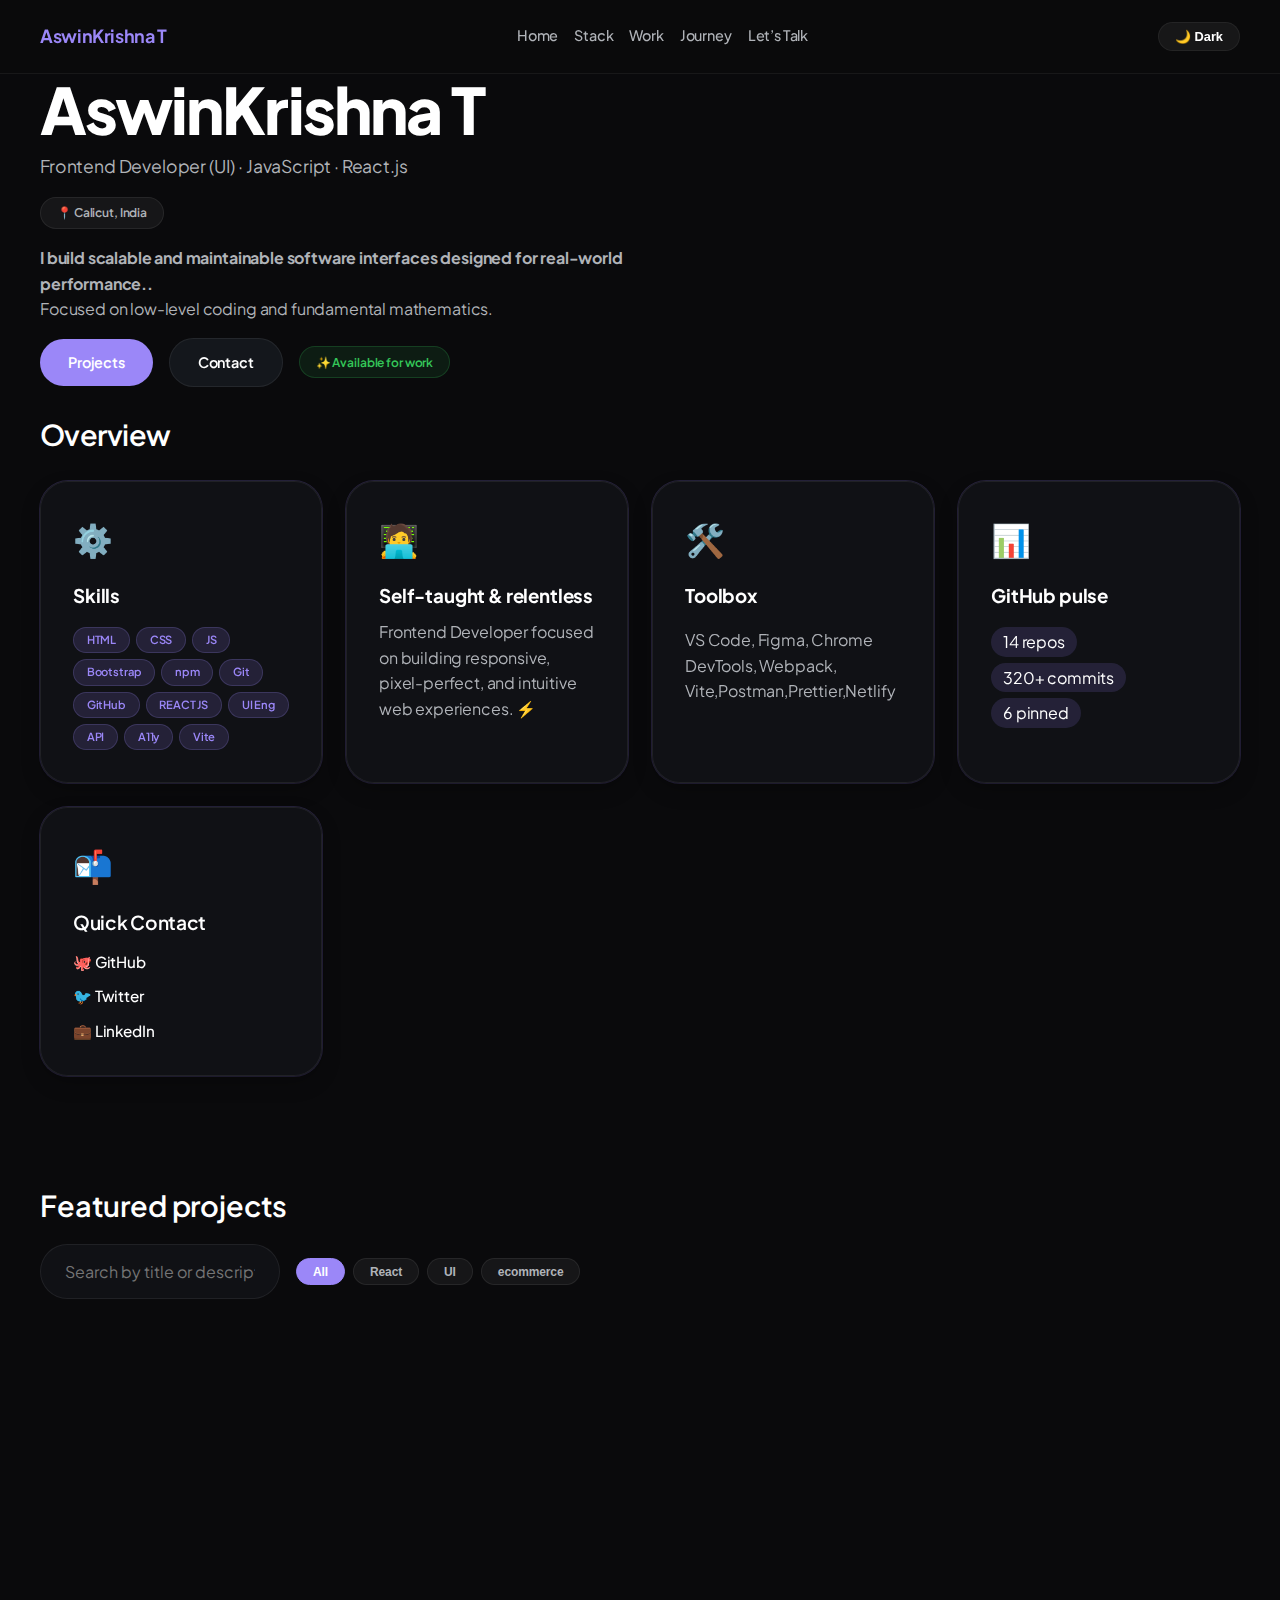
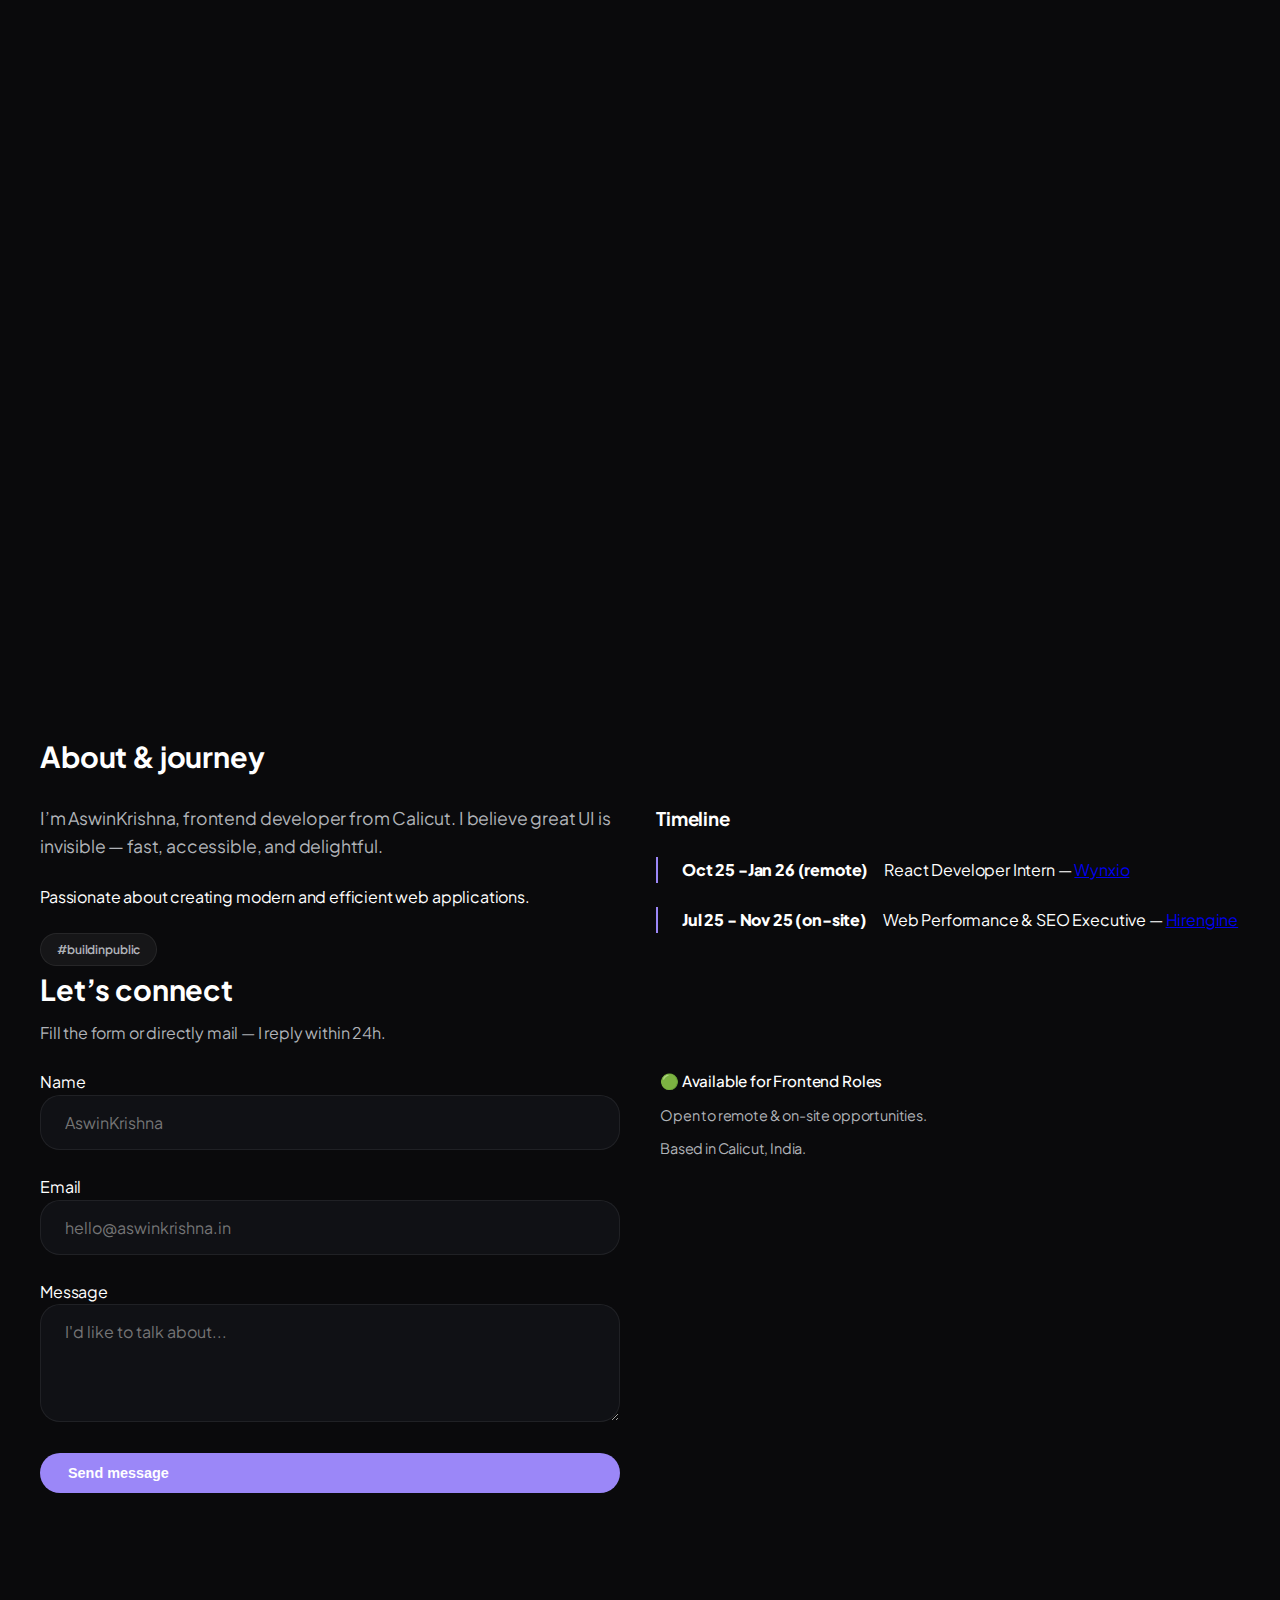
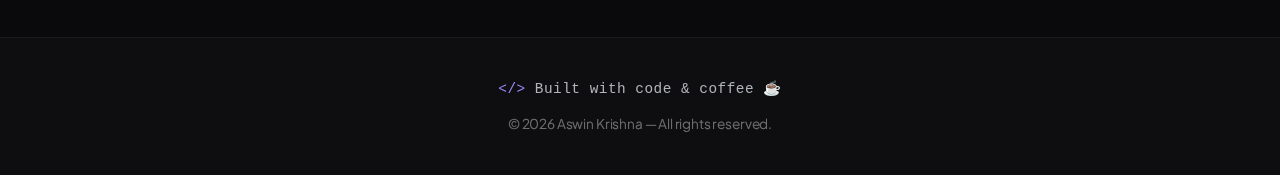
<file: index.html>
<!doctype html>
<html lang="en">
  <head>
    <meta charset="UTF-8" />
    <meta
      name="viewport"
      content="width=device-width, initial-scale=1.0, maximum-scale=5.0, user-scalable=yes, viewport-fit=cover"
    />
    <title>AswinKrishna T · frontend UI</title>
    <!-- premium font stack: Plus Jakarta Sans + Inter fallback -->
    <link
      href="https://fonts.googleapis.com/css2?family=Plus+Jakarta+Sans:wght@400;500;600;700;800&display=swap"
      rel="stylesheet"
    />
    <link rel="stylesheet" href="style.css" />
    <script defer src="script.js"></script>
  </head>
  <body data-theme="dark">
    <div class="gradient-bg"></div>

    <!-- STICKY NAVIGATION -->
    <nav>
      <div class="container nav-container">
        <span class="logo">AswinKrishna T</span>
        <div class="nav-links">
          <a href="#hero" class="nav-link active">Home</a>
          <a href="#bento" class="nav-link">Stack</a>
          <a href="#featured-projects" class="nav-link">Work</a>
          <a href="#about" class="nav-link">Journey</a>
          <a href="#contact" class="nav-link">Let’s Talk</a>
        </div>

        <button id="themeToggle" class="theme-toggle" aria-label="switch theme">
          🌙 Dark
        </button>
      </div>
    </nav>

    <main>
      <!-- HERO SECTION - MOBILE PERFECT -->
      <section
        id="hero"
        class="container"
        style="padding-bottom: var(--space-3)"
      >
        <div class="hero">
          <div class="hero-left">
            <h1>AswinKrishna T</h1>
            <div class="hero-bio">
              Frontend Developer (UI) · JavaScript · React.js
            </div>
            <div
              style="
                display: flex;
                flex-wrap: wrap;
                gap: var(--space-1);
                margin-bottom: var(--space-2);
              "
            >
              <span class="chip">📍 Calicut, India</span>
            </div>
            <p
              style="
                font-size: 1rem;
                margin-bottom: var(--space-2);
                color: var(--text-secondary);
                max-width: 600px;
              "
            >
              <strong
                >I build scalable and maintainable software interfaces designed for real-world performance..</strong
              ><br />
Focused on low-level coding and fundamental mathematics.            </p>
            <div class="cta-group">
              <a href="#featured-projects" class="btn btn-primary">Projects</a>
              <a href="#contact" class="btn">Contact</a>
              <span class="chip available" style="margin-left: 0"
                >✨ Available for work</span
              >
            </div>
          </div>
        </div>
      </section>

      <!-- BENTO GRID SECTION - FULLY RESPONSIVE -->
      <section id="bento" class="container">
        <h2
          style="
            font-weight: 600;
            letter-spacing: -0.02em;
            margin-bottom: var(--space-2);
            font-size: 1.8rem;
          "
        >
Overview
        </h2>
        <div class="bento-grid">
          <!-- Skills card -->
          <div class="bento-card fade-in">
            <span style="font-size: 2rem; margin-bottom: var(--space-2)"
              >⚙️</span
            >
            <h3 style="margin-bottom: var(--space-2)">Skills</h3>
            <div style="display: flex; flex-wrap: wrap; gap: 6px">
              <span class="tech-tag">HTML</span><span class="tech-tag">CSS</span
              ><span class="tech-tag">JS</span>
              <span class="tech-tag">Bootstrap</span
              ><span class="tech-tag">npm</span
              ><span class="tech-tag">Git</span>
              <span class="tech-tag">GitHub</span
              ><span class="tech-tag">REACT JS</span
              ><span class="tech-tag">UI Eng</span>
              <span class="tech-tag">API</span><span class="tech-tag">A11y</span
              ><span class="tech-tag">Vite</span>
            </div>
          </div>
          <!-- About snippet -->
          <div class="bento-card fade-in">
            <span style="font-size: 2rem; margin-bottom: var(--space-2)"
              >🧑‍💻</span
            >
            <h3 style="margin-bottom: var(--space-1)">
              Self-taught & relentless
            </h3>
            <p style="color: var(--text-secondary)">
              Frontend Developer focused on building responsive, pixel-perfect,
              and intuitive web experiences. ⚡
            </p>
          </div>
          <!-- Tools -->
          <div class="bento-card fade-in">
            <span style="font-size: 2rem; margin-bottom: var(--space-2)"
              >🛠️</span
            >
            <h3 style="margin-bottom: var(--space-2)">Toolbox</h3>
            <p style="color: var(--text-secondary)">
              VS Code, Figma, Chrome DevTools, Webpack, Vite,Postman,Prettier,Netlify
            </p>
          </div>
          <!-- Stats: GitHub style -->
          <div class="bento-card fade-in">
            <span style="font-size: 2rem; margin-bottom: var(--space-2)"
              >📊</span
            >
            <h3 style="margin-bottom: var(--space-2)">GitHub pulse</h3>
            <div style="display: flex; gap: 6px; flex-wrap: wrap">
              <span
                style="
                  background: var(--accent-soft);
                  padding: 2px 12px;
                  border-radius: 20px;
                "
                >14 repos</span
              >
              <span
                style="
                  background: var(--accent-soft);
                  padding: 2px 12px;
                  border-radius: 20px;
                "
                >320+ commits</span
              >
              <span
                style="
                  background: var(--accent-soft);
                  padding: 2px 12px;
                  border-radius: 20px;
                "
                >6 pinned</span
              >
            </div>
          </div>
          <!-- Contact quick links card - mobile spans full -->
          <div class="bento-card fade-in">
            <span style="font-size: 2rem; margin-bottom: var(--space-2)"
              >📬</span
            >

            <h3
              style="
                margin-bottom: 12px;
                font-size: 1.2rem;
                font-weight: 600;
                letter-spacing: -0.3px;
              "
            >
              Quick Contact
            </h3>

           <div style="display: flex; flex-direction: column; gap: 10px">

  <a
    href="https://github.com/aaswne"
    target="_blank"
    style="
      color: var(--text-primary);
      text-decoration: none;
      font-size: 0.95rem;
      font-weight: 500;
      transition: color 0.2s ease;
    "
    onmouseover="this.style.color = 'var(--accent)'"
    onmouseout="this.style.color = 'var(--text-primary)'"
  >
    🐙 GitHub
  </a>

  <a
    href="https://x.com/ashhwin041"
    target="_blank"
    style="
      color: var(--text-primary);
      text-decoration: none;
      font-size: 0.95rem;
      font-weight: 500;
      transition: color 0.2s ease;
    "
    onmouseover="this.style.color = 'var(--accent)'"
    onmouseout="this.style.color = 'var(--text-primary)'"
  >
    🐦 Twitter
  </a>

    <a
    href="https://www.linkedin.com/in/aswin-krishna-07a848252/"
    target="_blank"
    style="
      color: var(--text-primary);
      text-decoration: none;
      font-size: 0.95rem;
      font-weight: 500;
      transition: color 0.2s ease;
    "
    onmouseover="this.style.color = 'var(--accent)'"
    onmouseout="this.style.color = 'var(--text-primary)'"
  >
    💼 LinkedIn
  </a>

</div>
  



      </section>

      <!-- FEATURED PROJECTS + SEARCH / FILTER - FULLY MOBILE ADAPTED -->
      <section id="featured-projects" class="container">
        <div
          style="
            display: flex;
            flex-direction: column;
            gap: var(--space-2);
            margin-bottom: var(--space-2);
          "
        >
           <div class="spacer"></div>
          <h2 style="font-size: 1.8rem; font-weight: 600">Featured projects</h2>
          <!-- search input + filter chips (mobile stacked) -->
          <div class="filter-section">
            <input
              type="text"
              id="projectSearch"
              placeholder="Search by title or description..."
              style="
                width: 100%;
                background: var(--bg-card);
                border-radius: 40px;
              "
            />
            <div class="filter-chips-wrapper">
              <button class="chip filter-chip active" data-filter="all">
                All
              </button>
              <button class="chip filter-chip" data-filter="React">
                React
              </button>
              <button class="chip filter-chip" data-filter="UI">UI</button>
              <button class="chip filter-chip" data-filter="ecommerce">
                ecommerce
              </button>
            </div>
            <select
              id="sortProjects"
              class="chip"
              style="background: var(--bg-card); padding: 0.5rem 1rem ; display: none;"
            >
              <option value="featured">⭐ Featured</option>
              <option value="newest">🆕 Newest</option>
            </select>
          </div>
        </div>

        <div class="projects-grid" id="projectsGrid"></div>
      </section>

      <div class="spacer"></div>

      <!-- ABOUT + TIMELINE - RESPONSIVE STACK -->
      <section id="about" class="container">
        <h2 style="font-size: 1.8rem; margin-bottom: var(--space-3)">
          About & journey
        </h2>
        <div class="about-grid">
          <div>
            <p
              style="
                font-size: 1.1rem;
                margin-bottom: var(--space-3);
                color: var(--text-secondary);
              "
            >
              I’m AswinKrishna, frontend developer from Calicut. I believe great
              UI is invisible — fast, accessible, and delightful.
            </p>
            <p style="margin-bottom: var(--space-3)">
            Passionate about creating modern and efficient web applications.

            </p>
            <span class="chip">#buildinpublic</span>
          </div>
          <div>
  <h3 style="margin-bottom: var(--space-3)">Timeline</h3>

   <div class="timeline-item">
    <div style="font-weight: 800">Oct 25 -Jan 26 (remote)</div>
    <div>
      React Developer Intern —
      <a class="atext" href="https://www.wynxiotech.com/" target="_blank">Wynxio</a>
    </div>
  </div>

  <div class="timeline-item">
    <div style="font-weight: 800">Jul 25 - Nov 25 (on-site)</div>
    <div>
      Web Performance & SEO Executive  —
      <a class="atext" href="https://hirengine.com/" target="_blank">Hirengine</a>
    </div>
  </div>
 
        </div>
      </section>

      <!-- CONTACT + FORM - MOBILE OPTIMIZED -->
      <section
        id="contact"
        class="container"
        style="padding-bottom: var(--space-6)"
      >
        <h2 style="font-size: 1.8rem; margin-bottom: var(--space-1)">
          Let’s connect
        </h2>
        <p style="color: var(--text-secondary); margin-bottom: var(--space-3)">
          Fill the form or directly mail — I reply within 24h.
        </p>
        <div class="contact-grid">
          <div>
            <form id="contactForm" novalidate>
              <div class="form-group">
                <label for="name">Name</label>
                <input
                  type="text"
                  id="name"
                  placeholder="AswinKrishna"
                  required
                />
                <span class="error-msg"></span>
              </div>
              <div class="form-group">
                <label for="email">Email</label>
                <input
                  type="email"
                  id="email"
                  placeholder="hello@aswinkrishna.in"
                  required
                />
                <span class="error-msg"></span>
              </div>
              <div class="form-group">
                <label for="message">Message</label>
                <textarea
                  id="message"
                  rows="4"
                  placeholder="I'd like to talk about..."
                  required
                ></textarea>
                <span class="error-msg"></span>
              </div>
              <button type="submit" class="btn btn-primary" style="width: 100%">
                Send message
              </button>
              <p
                id="formFeedback"
                style="margin-top: var(--space-2); font-size: 0.85rem"
              ></p>
            </form>
          </div>
          <div
            style="display: flex; flex-direction: column; gap: var(--space-2)"
          >
           <div style="display: flex; flex-direction: column; gap: 10px">
  <p style="font-size: 0.95rem; font-weight: 500; color: var(--text-primary);">
    🟢 Available for Frontend Roles
  </p>

  <p style="font-size: 0.9rem; color: var(--text-secondary);">
    Open to remote & on-site opportunities.
  </p>

  <p style="font-size: 0.9rem; color: var(--text-secondary);">
    Based in Calicut, India.
  </p>
</div>

          </div>
        </div>
      </section>
    </main>

    <footer
      style="
        margin-top: 80px;
        padding: 40px 20px;
        text-align: center;
        border-top: 1px solid rgba(255, 255, 255, 0.06);
        background: rgba(255, 255, 255, 0.02);
        backdrop-filter: blur(6px);
      "
    >
      <div
        style="
          font-family: &quot;Fira Code&quot;, monospace;
          font-size: 0.9rem;
          color: var(--text-secondary);
          letter-spacing: 0.5px;
        "
      >
        <span style="color: var(--accent)">&lt;/&gt;</span>
        Built with code & coffee ☕
      </div>

      <div
        style="
          margin-top: 12px;
          font-size: 0.85rem;
          color: rgba(255, 255, 255, 0.4);
        "
      >
        © 2026 Aswin Krishna — All rights reserved.
      </div>
    </footer>
  </body>
</html>
</file>
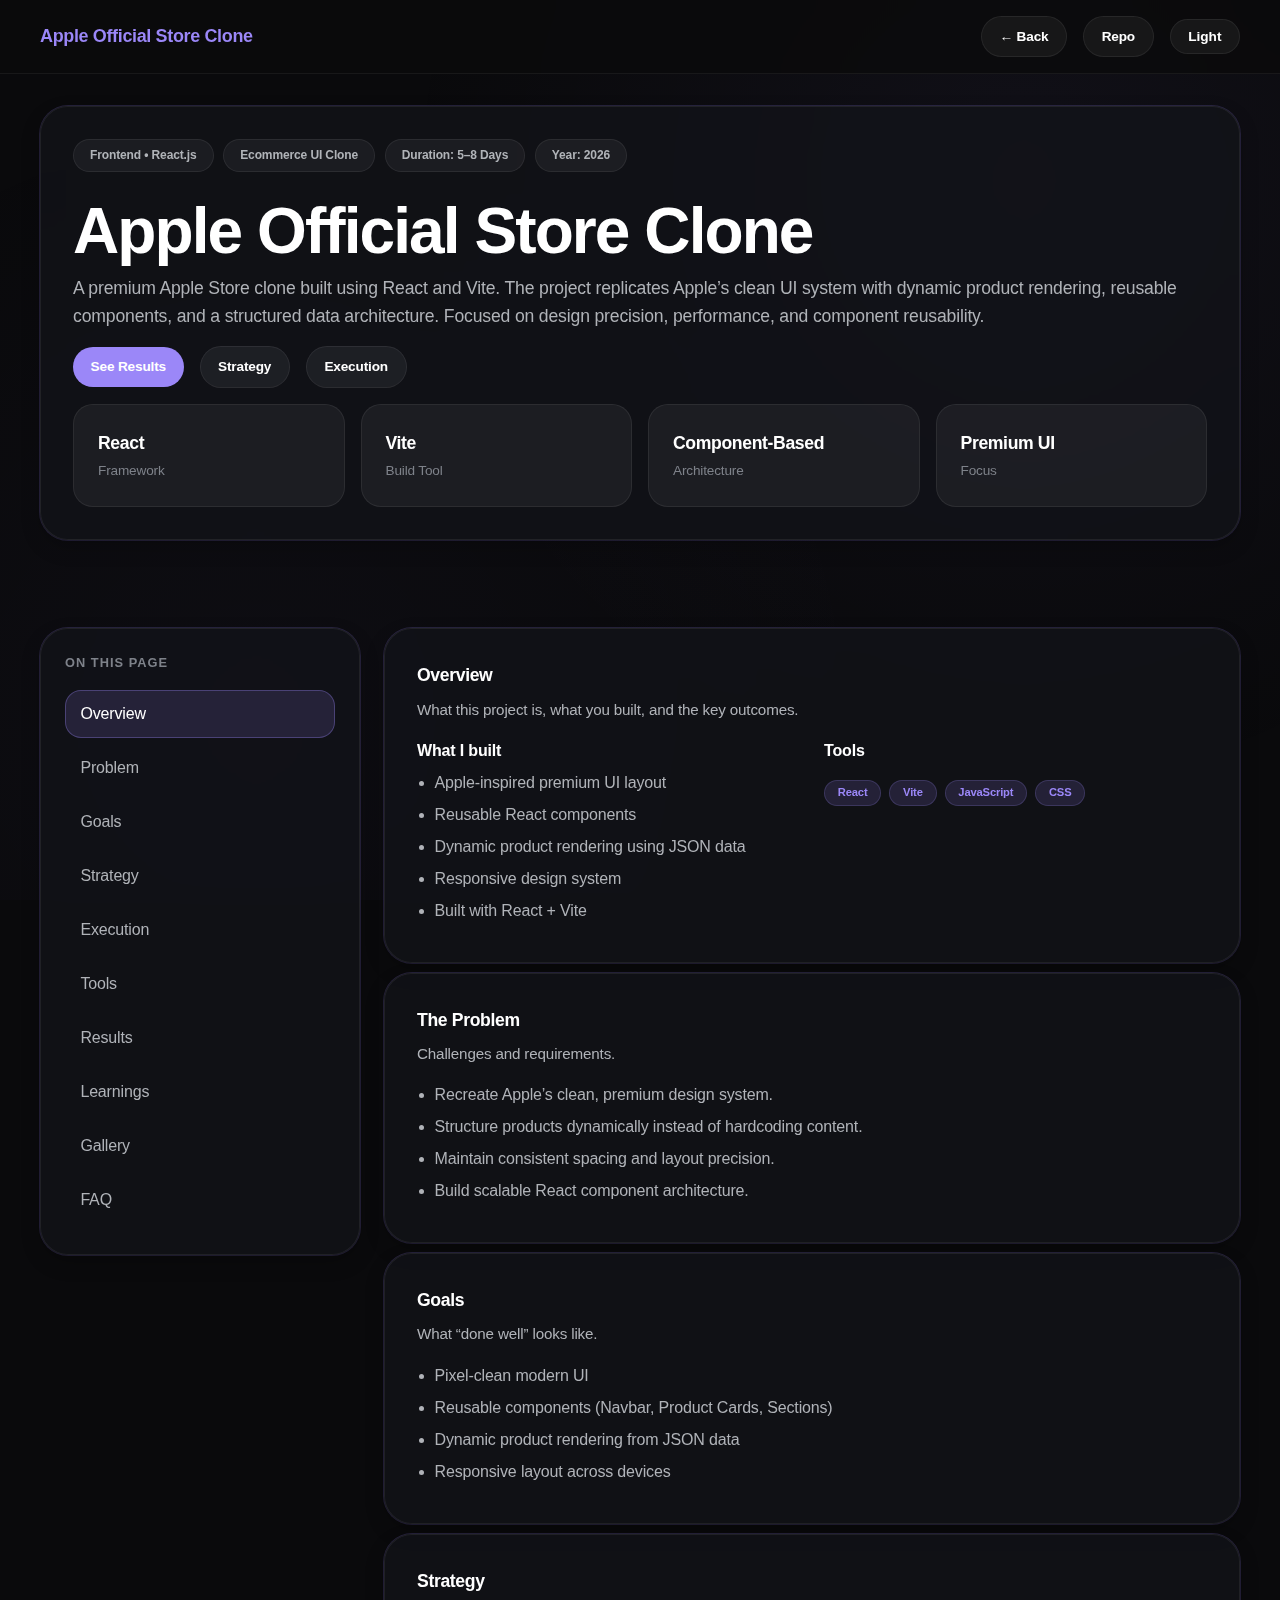
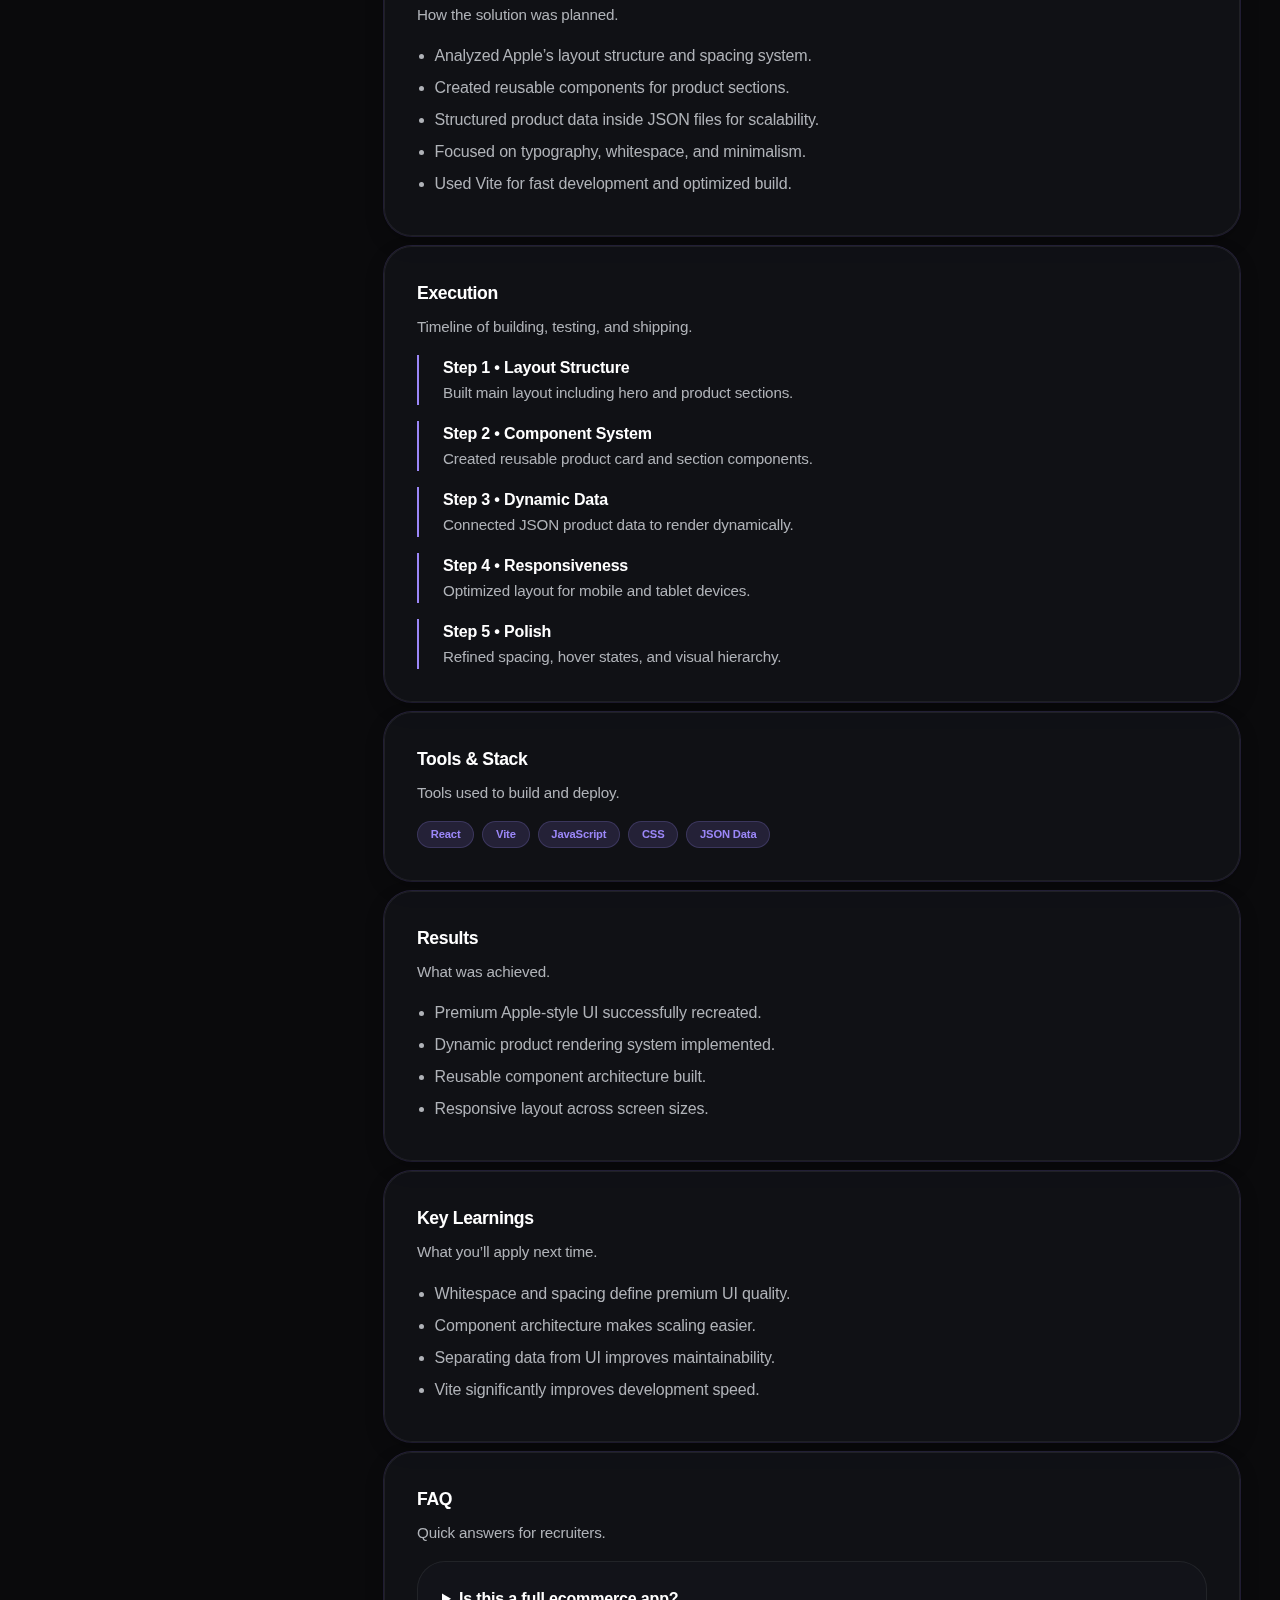
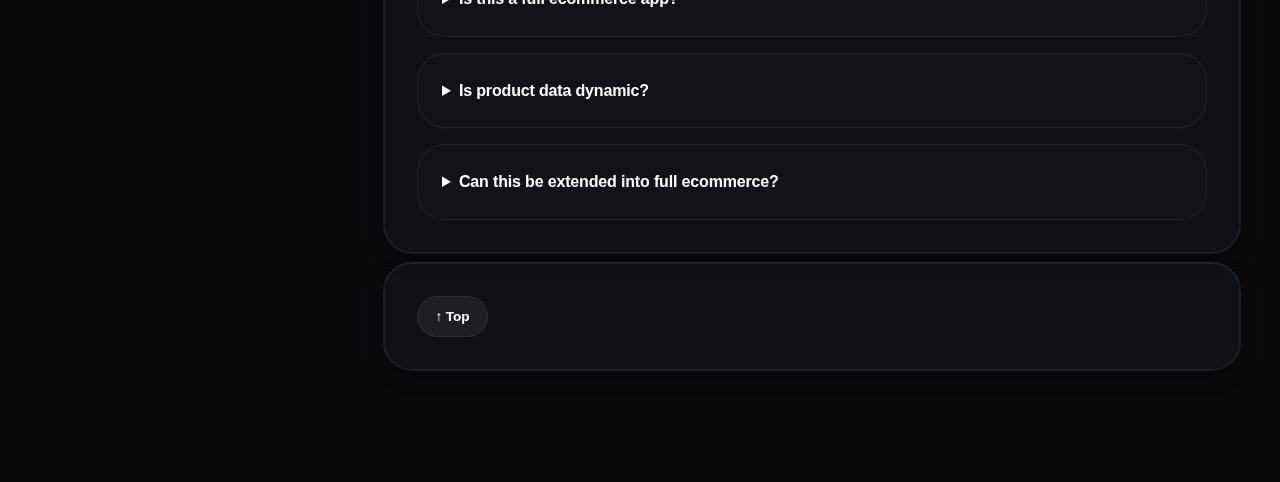
<file: appleclone.html>
<!doctype html>
<html lang="en" data-theme="dark">
  <head>
    <meta charset="UTF-8" />
    <meta name="viewport" content="width=device-width, initial-scale=1.0" />
    <title>Case Study • Apple Official Store Clone</title>

    <meta
      name="description"
      content="A premium Apple Store clone built with React + Vite, featuring dynamic product rendering, clean component architecture, and a modern Apple-inspired UI design."
    />

    <link rel="stylesheet" href="project.css" />
  </head>

  <body>
    <div class="gradient-bg" aria-hidden="true"></div>

    <script>
      const CASE = {
        projectName: "Apple Official Store Clone",
        role: "Frontend • React.js",
        type: "Ecommerce UI Clone",
        duration: "5–8 Days",
        year: "2026",
        overview:
          "A premium Apple Store clone built using React and Vite. The project replicates Apple’s clean UI system with dynamic product rendering, reusable components, and a structured data architecture. Focused on design precision, performance, and component reusability.",

        links: {
          backToPortfolio: "index.html",
          live: "", // add live link if deployed
          repo: "https://github.com/aaswne/apple-websiteclone/apple-clone",
        },

        stats: [
          { label: "Framework", value: "React" },
          { label: "Build Tool", value: "Vite" },
          { label: "Architecture", value: "Component-Based" },
          { label: "Focus", value: "Premium UI" },
        ],

        problem: [
          "Recreate Apple’s clean, premium design system.",
          "Structure products dynamically instead of hardcoding content.",
          "Maintain consistent spacing and layout precision.",
          "Build scalable React component architecture.",
        ],

        goals: [
          "Pixel-clean modern UI",
          "Reusable components (Navbar, Product Cards, Sections)",
          "Dynamic product rendering from JSON data",
          "Responsive layout across devices",
        ],

        strategy: [
          "Analyzed Apple’s layout structure and spacing system.",
          "Created reusable components for product sections.",
          "Structured product data inside JSON files for scalability.",
          "Focused on typography, whitespace, and minimalism.",
          "Used Vite for fast development and optimized build.",
        ],

        timeline: [
          {
            title: "Step 1 • Layout Structure",
            desc: "Built main layout including hero and product sections.",
          },
          {
            title: "Step 2 • Component System",
            desc: "Created reusable product card and section components.",
          },
          {
            title: "Step 3 • Dynamic Data",
            desc: "Connected JSON product data to render dynamically.",
          },
          {
            title: "Step 4 • Responsiveness",
            desc: "Optimized layout for mobile and tablet devices.",
          },
          {
            title: "Step 5 • Polish",
            desc: "Refined spacing, hover states, and visual hierarchy.",
          },
        ],

        tools: ["React", "Vite", "JavaScript", "CSS", "JSON Data"],

        results: [
          "Premium Apple-style UI successfully recreated.",
          "Dynamic product rendering system implemented.",
          "Reusable component architecture built.",
          "Responsive layout across screen sizes.",
        ],

        learnings: [
          "Whitespace and spacing define premium UI quality.",
          "Component architecture makes scaling easier.",
          "Separating data from UI improves maintainability.",
          "Vite significantly improves development speed.",
        ],

        gallery: [
          { title: "Hero Section", src: "./images/apple1.webp" },
          { title: "Product Layout", src: "./images/apple2.webp" },
          { title: "Dynamic Rendering", src: "./images/apple3.webp" },
          { title: "Mobile View", src: "./images/apple4.webp" },
        ],

        faq: [
          {
            q: "Is this a full ecommerce app?",
            a: "No, this project focuses on frontend UI cloning and component architecture.",
          },
          {
            q: "Is product data dynamic?",
            a: "Yes, product information is rendered dynamically using JSON data.",
          },
          {
            q: "Can this be extended into full ecommerce?",
            a: "Yes — backend, cart system, payments, and authentication can be integrated.",
          },
        ],
      };
    </script>

    <!-- NAV -->
    <nav>
      <div class="container nav-container">
        <div class="logo" id="logoText">Case Study</div>

        <div class="nav-actions">
          <a class="btn" id="backBtn" href="index.html">← Back</a>

          <a class="btn btn-primary" id="liveBtn" href="#" target="_blank" rel="noopener">
            Live
          </a>

          <a class="btn" id="repoBtn" href="#" target="_blank" rel="noopener">
            Repo
          </a>

          <button class="theme-toggle" id="themeBtn" type="button">Theme</button>
        </div>
      </div>
    </nav>

    <main class="container">
      <div class="page">
        <!-- HERO -->
        <section class="bento-card hero" id="top">
          <div class="meta-row">
            <span class="chip" id="chipRole"></span>
            <span class="chip" id="chipType"></span>
            <span class="chip" id="chipDuration"></span>
            <span class="chip" id="chipYear"></span>
          </div>

          <div>
            <h1 id="title"></h1>
            <p id="overview"></p>

            <div class="cta-group">
              <a class="btn btn-primary" href="#results">See Results</a>
              <a class="btn" href="#strategy">Strategy</a>
              <a class="btn" href="#execution">Execution</a>
            </div>

            <div class="stats-grid" id="stats"></div>
          </div>

          <div class="bento-card toc-mobile">
            <select id="tocSelect" aria-label="Jump to section">
              <option value="#overview-section">Overview</option>
              <option value="#problem">Problem</option>
              <option value="#goals">Goals</option>
              <option value="#strategy">Strategy</option>
              <option value="#execution">Execution</option>
              <option value="#tools">Tools</option>
              <option value="#results">Results</option>
              <option value="#learnings">Learnings</option>
              <option value="#gallery">Gallery</option>
              <option value="#faq">FAQ</option>
            </select>
          </div>
        </section>

        <!-- LAYOUT -->
        <section class="layout">
          <!-- DESKTOP TOC -->
          <aside class="bento-card toc" aria-label="Table of contents">
            <h3>On this page</h3>
            <a href="#overview-section" class="toc-link">Overview</a>
            <a href="#problem" class="toc-link">Problem</a>
            <a href="#goals" class="toc-link">Goals</a>
            <a href="#strategy" class="toc-link">Strategy</a>
            <a href="#execution" class="toc-link">Execution</a>
            <a href="#tools" class="toc-link">Tools</a>
            <a href="#results" class="toc-link">Results</a>
            <a href="#learnings" class="toc-link">Learnings</a>
            <a href="#gallery" class="toc-link">Gallery</a>
            <a href="#faq" class="toc-link">FAQ</a>
          </aside>

          <!-- CONTENT -->
          <div class="content-grid">
            <div class="bento-card block" id="overview-section">
              <h2>Overview</h2>
              <p class="sub">
                What this project is, what you built, and the key outcomes.
              </p>

              <div class="two">
                <div>
                  <b>What I built</b>
                  <ul class="list list-mt">
                    <li>Apple-inspired premium UI layout</li>
                    <li>Reusable React components</li>
                    <li>Dynamic product rendering using JSON data</li>
                    <li>Responsive design system</li>
                    <li>Built with React + Vite</li>
                  </ul>
                </div>

                <div>
                  <b>Tools</b>
                  <div class="tagrow" id="toolTags"></div>
                </div>
              </div>
            </div>

            <div class="bento-card block" id="problem">
              <h2>The Problem</h2>
              <p class="sub">Challenges and requirements.</p>
              <ul class="list" id="problemList"></ul>
            </div>

            <div class="bento-card block" id="goals">
              <h2>Goals</h2>
              <p class="sub">What “done well” looks like.</p>
              <ul class="list" id="goalsList"></ul>
            </div>

            <div class="bento-card block" id="strategy">
              <h2>Strategy</h2>
              <p class="sub">How the solution was planned.</p>
              <ul class="list" id="strategyList"></ul>
            </div>

            <div class="bento-card block" id="execution">
              <h2>Execution</h2>
              <p class="sub">Timeline of building, testing, and shipping.</p>
              <div class="timeline" id="timeline"></div>
            </div>

            <div class="bento-card block" id="tools">
              <h2>Tools & Stack</h2>
              <p class="sub">Tools used to build and deploy.</p>
              <div class="tagrow" id="toolsRow"></div>
            </div>

            <div class="bento-card block" id="results">
              <h2>Results</h2>
              <p class="sub">What was achieved.</p>
              <ul class="list" id="resultsList"></ul>
            </div>

            <div class="bento-card block" id="learnings">
              <h2>Key Learnings</h2>
              <p class="sub">What you’ll apply next time.</p>
              <ul class="list" id="learningsList"></ul>
            </div>

           

            <div class="bento-card block" id="faq">
              <h2>FAQ</h2>
              <p class="sub">Quick answers for recruiters.</p>
              <div id="faqWrap"></div>
            </div>

            <div class="bento-card navfoot">
              <a class="btn" href="#top">↑ Top</a>
              <a class="btn btn-primary" id="openLive2" href="#" target="_blank" rel="noopener">
                Open Live →
              </a>
            </div>
          </div>
        </section>
      </div>
    </main>

    <script>
      const $ = (s) => document.querySelector(s);

      // Fill top
      $("#logoText").textContent = CASE.projectName;
      $("#title").textContent = CASE.projectName;
      $("#overview").textContent = CASE.overview;

      $("#chipRole").textContent = CASE.role;
      $("#chipType").textContent = CASE.type;
      $("#chipDuration").textContent = `Duration: ${CASE.duration}`;
      $("#chipYear").textContent = `Year: ${CASE.year}`;

      $("#backBtn").href = CASE.links.backToPortfolio || "index.html";

      if (CASE.links.live) {
        $("#liveBtn").style.display = "inline-flex";
        $("#liveBtn").href = CASE.links.live;
        $("#openLive2").href = CASE.links.live;
      } else {
        $("#openLive2").style.display = "none";
        $("#liveBtn").style.display = "none";
      }

      if (CASE.links.repo) {
        $("#repoBtn").style.display = "inline-flex";
        $("#repoBtn").href = CASE.links.repo;
      } else {
        $("#repoBtn").style.display = "none";
      }

      // Stats
      const statsWrap = $("#stats");
      CASE.stats.forEach((s) => {
        const div = document.createElement("div");
        div.className = "stat";
        div.innerHTML = `<b>${s.value}</b><span>${s.label}</span>`;
        statsWrap.appendChild(div);
      });

      // Lists
      const fillList = (id, arr) => {
        const ul = $(id);
        ul.innerHTML = "";
        arr.forEach((t) => {
          const li = document.createElement("li");
          li.textContent = t;
          ul.appendChild(li);
        });
      };

      fillList("#problemList", CASE.problem);
      fillList("#goalsList", CASE.goals);
      fillList("#strategyList", CASE.strategy);
      fillList("#resultsList", CASE.results);
      fillList("#learningsList", CASE.learnings);

      // Timeline
      const tl = $("#timeline");
      tl.innerHTML = "";
      CASE.timeline.forEach((x) => {
        const row = document.createElement("div");
        row.className = "timeline-item";
        row.innerHTML = `<div><b>${x.title}</b><p>${x.desc}</p></div>`;
        tl.appendChild(row);
      });

      // Tags
      const toolTags = $("#toolTags");
      const toolsRow = $("#toolsRow");
      CASE.tools.forEach((t, i) => {
        const tag = document.createElement("span");
        tag.className = "tag";
        tag.textContent = t;
        toolsRow.appendChild(tag);

        if (i < 4) {
          const tag2 = document.createElement("span");
          tag2.className = "tag";
          tag2.textContent = t;
          toolTags.appendChild(tag2);
        }
      });

      // FAQ
      const fw = $("#faqWrap");
      CASE.faq.forEach((f) => {
        const d = document.createElement("details");
        d.innerHTML = `<summary>${f.q}</summary><p>${f.a}</p>`;
        fw.appendChild(d);
      });

      // Mobile TOC
      $("#tocSelect").addEventListener("change", (e) => {
        if (e.target.value) location.hash = e.target.value;
      });

      // Theme toggle
      const THEME_KEY = "aswin_portfolio_theme";
      const root = document.documentElement;

      const applyTheme = (theme) => {
        root.setAttribute("data-theme", theme);
        $("#themeBtn").textContent = theme === "light" ? "Dark" : "Light";
      };

      const saved = localStorage.getItem(THEME_KEY);
      if (saved === "light" || saved === "dark") applyTheme(saved);
      else applyTheme(root.getAttribute("data-theme") || "dark");

      $("#themeBtn").addEventListener("click", () => {
        const current = root.getAttribute("data-theme") || "dark";
        const next = current === "dark" ? "light" : "dark";
        localStorage.setItem(THEME_KEY, next);
        applyTheme(next);
      });

      // TOC active state
      const tocLinks = Array.from(document.querySelectorAll(".toc-link"));
      const sections = tocLinks
        .map((a) => document.querySelector(a.getAttribute("href")))
        .filter(Boolean);

      const onScroll = () => {
        const y = window.scrollY + 140;
        let activeId = sections[0]?.id;

        for (const sec of sections) {
          if (sec.offsetTop <= y) activeId = sec.id;
        }

        tocLinks.forEach((a) => {
          const id = a.getAttribute("href").replace("#", "");
          a.classList.toggle("active", id === activeId);
        });
      };

      window.addEventListener("scroll", onScroll, { passive: true });
      onScroll();
    </script>
  </body>
</html>
</file>
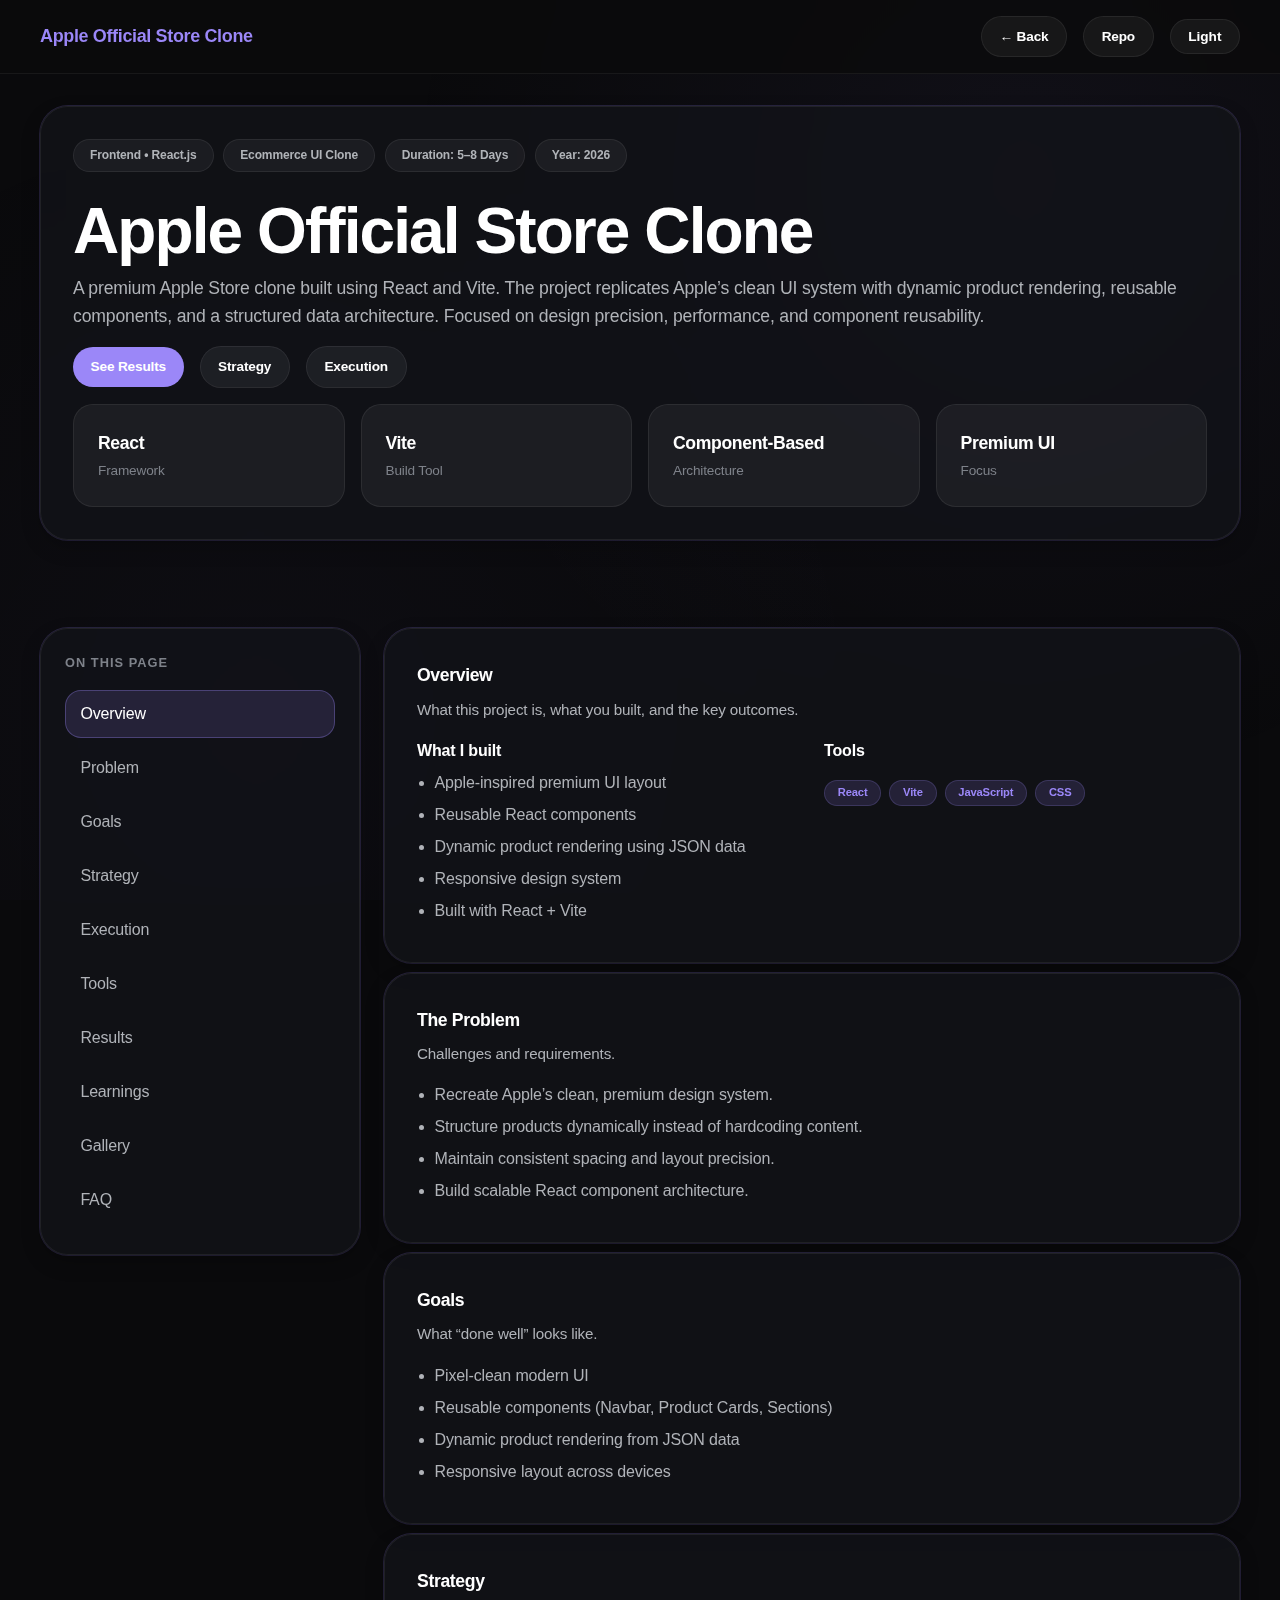
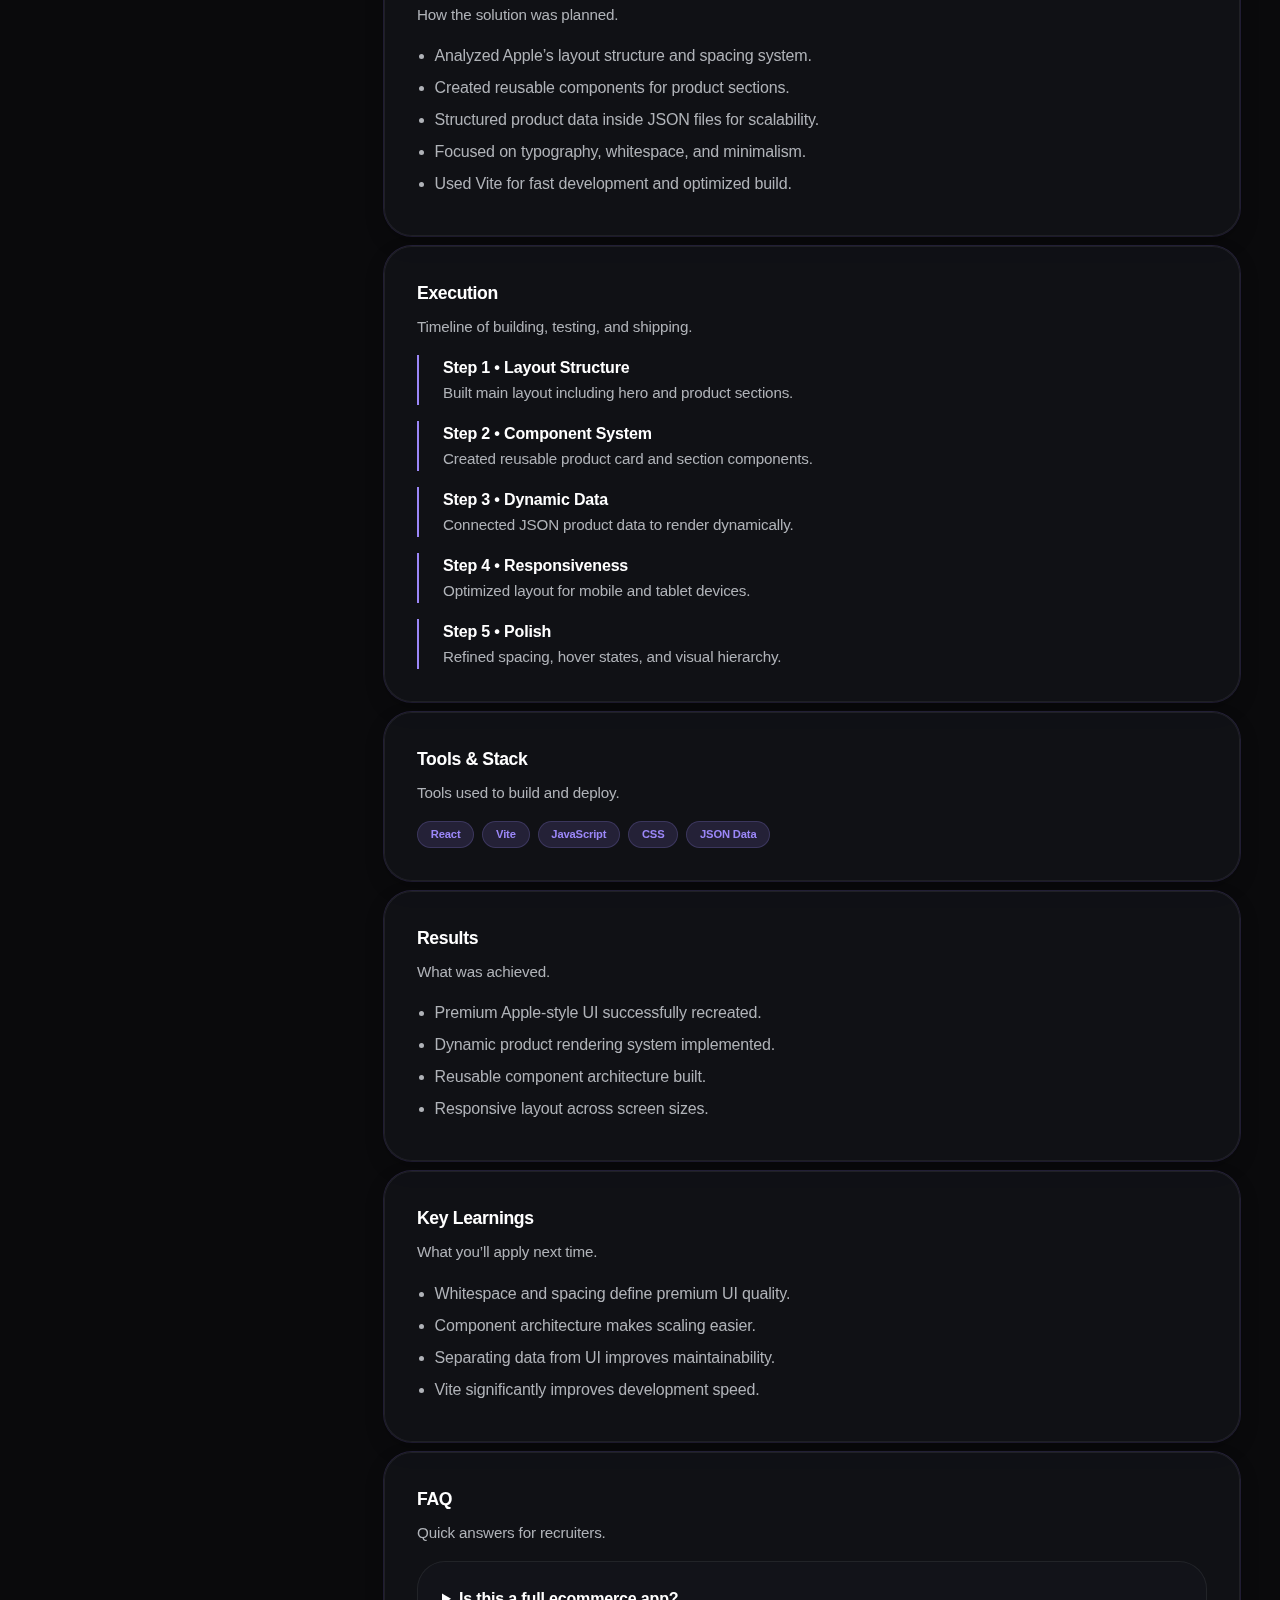
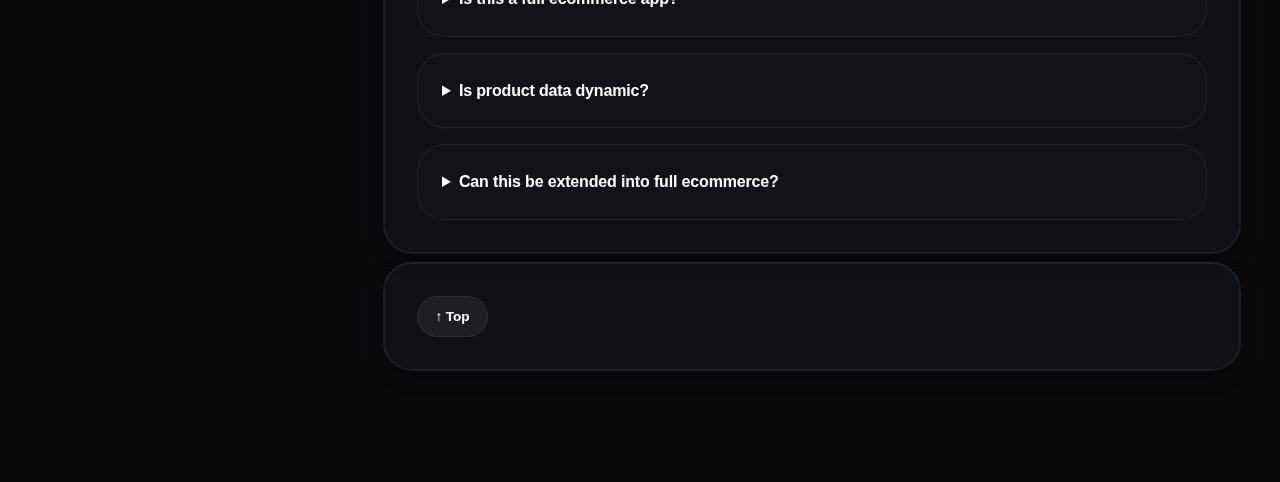
<file: backbencheres.html>
<!doctype html>
<html lang="en" data-theme="dark">
  <head>
    <meta charset="UTF-8" />
    <meta name="viewport" content="width=device-width, initial-scale=1.0" />
    <title>Case Study • Apple Official Store Clone</title>

    <meta
      name="description"
      content="A premium Apple Store clone built with React + Vite, featuring dynamic product rendering, clean component architecture, and a modern Apple-inspired UI design."
    />

    <!-- Page CSS -->
    <link rel="stylesheet" href="project.css" />
  </head>

  <body>
    <div class="gradient-bg" aria-hidden="true"></div>

    <script>
      const CASE = {
        projectName: "Apple Official Store Clone",
        role: "Frontend • React.js",
        type: "Ecommerce UI Clone",
        duration: "5–8 Days",
        year: "2026",
        overview:
          "A premium Apple Store clone built using React and Vite. The project replicates Apple’s clean UI system with dynamic product rendering, reusable components, and a structured data architecture. Focused on design precision, performance, and component reusability.",

        links: {
          backToPortfolio: "index.html",
          live: "", // add live link if deployed
          repo: "https://github.com/aaswne/apple-websiteclone/apple-clone",
        },

        stats: [
          { label: "Framework", value: "React" },
          { label: "Build Tool", value: "Vite" },
          { label: "Architecture", value: "Component-Based" },
          { label: "Focus", value: "Premium UI" },
        ],

        problem: [
          "Recreate Apple’s clean, premium design system.",
          "Structure products dynamically instead of hardcoding content.",
          "Maintain consistent spacing and layout precision.",
          "Build scalable React component architecture.",
        ],

        goals: [
          "Pixel-clean modern UI",
          "Reusable components (Navbar, Product Cards, Sections)",
          "Dynamic product rendering from JSON data",
          "Responsive layout across devices",
        ],

        strategy: [
          "Analyzed Apple’s layout structure and spacing system.",
          "Created reusable components for product sections.",
          "Structured product data inside JSON files for scalability.",
          "Focused on typography, whitespace, and minimalism.",
          "Used Vite for fast development and optimized build.",
        ],

        timeline: [
          {
            title: "Step 1 • Layout Structure",
            desc: "Built main layout including hero and product sections.",
          },
          {
            title: "Step 2 • Component System",
            desc: "Created reusable product card and section components.",
          },
          {
            title: "Step 3 • Dynamic Data",
            desc: "Connected JSON product data to render dynamically.",
          },
          {
            title: "Step 4 • Responsiveness",
            desc: "Optimized layout for mobile and tablet devices.",
          },
          {
            title: "Step 5 • Polish",
            desc: "Refined spacing, hover states, and visual hierarchy.",
          },
        ],

        tools: ["React", "Vite", "JavaScript", "CSS", "JSON Data"],

        results: [
          "Premium Apple-style UI successfully recreated.",
          "Dynamic product rendering system implemented.",
          "Reusable component architecture built.",
          "Responsive layout across screen sizes.",
        ],

        learnings: [
          "Whitespace and spacing define premium UI quality.",
          "Component architecture makes scaling easier.",
          "Separating data from UI improves maintainability.",
          "Vite significantly improves development speed.",
        ],

        gallery: [
          { title: "Hero Section", src: "./images/apple1.webp" },
          { title: "Product Layout", src: "./images/apple2.webp" },
          { title: "Dynamic Rendering", src: "./images/apple3.webp" },
          { title: "Mobile View", src: "./images/apple4.webp" },
        ],

        faq: [
          {
            q: "Is this a full ecommerce app?",
            a: "No, this project focuses on frontend UI cloning and component architecture.",
          },
          {
            q: "Is product data dynamic?",
            a: "Yes, product information is rendered dynamically using JSON data.",
          },
          {
            q: "Can this be extended into full ecommerce?",
            a: "Yes — backend, cart system, payments, and authentication can be integrated.",
          },
        ],
      };
    </script>

    <!-- NAV -->
    <nav>
      <div class="container nav-container">
        <div class="logo" id="logoText">Case Study</div>

        <div class="nav-actions">
          <a class="btn" id="backBtn" href="index.html">← Back</a>
          <a
            class="btn btn-primary"
            id="liveBtn"
            href="#"
            target="_blank"
            rel="noopener"
          >
            Live
          </a>
          <a class="btn" id="repoBtn" href="#" target="_blank" rel="noopener">
            Repo
          </a>
          <button class="theme-toggle" id="themeBtn" type="button">
            Theme
          </button>
        </div>
      </div>
    </nav>

    <main class="container">
      <div class="page">
        <!-- HERO -->
        <section class="bento-card hero" id="top">
          <div class="meta-row">
            <span class="chip" id="chipRole"></span>
            <span class="chip" id="chipType"></span>
            <span class="chip" id="chipDuration"></span>
            <span class="chip" id="chipYear"></span>
          </div>

          <div>
            <h1 id="title"></h1>
            <p id="overview"></p>

            <div class="cta-group">
              <a class="btn btn-primary" href="#results">See Results</a>
              <a class="btn" href="#strategy">Strategy</a>
              <a class="btn" href="#execution">Execution</a>
            </div>

            <div class="stats-grid" id="stats"></div>
          </div>

          <div class="bento-card toc-mobile">
            <select id="tocSelect" aria-label="Jump to section">
              <option value="#overview-section">Overview</option>
              <option value="#problem">Problem</option>
              <option value="#goals">Goals</option>
              <option value="#strategy">Strategy</option>
              <option value="#execution">Execution</option>
              <option value="#tools">Tools</option>
              <option value="#results">Results</option>
              <option value="#learnings">Learnings</option>
              <option value="#gallery">Gallery</option>
              <option value="#faq">FAQ</option>
            </select>
          </div>
        </section>

        <!-- LAYOUT -->
        <section class="layout">
          <!-- DESKTOP TOC -->
          <aside class="bento-card toc" aria-label="Table of contents">
            <h3>On this page</h3>
            <a href="#overview-section" class="toc-link">Overview</a>
            <a href="#problem" class="toc-link">Problem</a>
            <a href="#goals" class="toc-link">Goals</a>
            <a href="#strategy" class="toc-link">Strategy</a>
            <a href="#execution" class="toc-link">Execution</a>
            <a href="#tools" class="toc-link">Tools</a>
            <a href="#results" class="toc-link">Results</a>
            <a href="#learnings" class="toc-link">Learnings</a>
            <a href="#gallery" class="toc-link">Gallery</a>
            <a href="#faq" class="toc-link">FAQ</a>
          </aside>

          <!-- CONTENT -->
          <div class="content-grid">
            <div class="bento-card block" id="overview-section">
              <h2>Overview</h2>
              <p class="sub">
                What this project is, what you built, and the key outcomes.
              </p>
              <div class="two">
                <div>
                  <b>What I built</b>
                  <ul class="list list-mt">
                    <li>Apple-inspired premium UI layout</li>
                    <li>Reusable React components</li>
                    <li>Dynamic product rendering using JSON data</li>
                    <li>Responsive design system</li>
                    <li>Built with React + Vite</li>
                  </ul>
                </div>
                <div>
                  <b>Tools</b>
                  <div class="tagrow" id="toolTags"></div>
                </div>
              </div>
            </div>

            <div class="bento-card block" id="problem">
              <h2>The Problem</h2>
              <p class="sub">Challenges and requirements.</p>
              <ul class="list" id="problemList"></ul>
            </div>

            <div class="bento-card block" id="goals">
              <h2>Goals</h2>
              <p class="sub">What “done well” looks like.</p>
              <ul class="list" id="goalsList"></ul>
            </div>

            <div class="bento-card block" id="strategy">
              <h2>Strategy</h2>
              <p class="sub">How the solution was planned.</p>
              <ul class="list" id="strategyList"></ul>
            </div>

            <div class="bento-card block" id="execution">
              <h2>Execution</h2>
              <p class="sub">Timeline of building, testing, and shipping.</p>
              <div class="timeline" id="timeline"></div>
            </div>

            <div class="bento-card block" id="tools">
              <h2>Tools & Stack</h2>
              <p class="sub">Tools used to build and deploy.</p>
              <div class="tagrow" id="toolsRow"></div>
            </div>

            <div class="bento-card block" id="results">
              <h2>Results</h2>
              <p class="sub">What was achieved.</p>
              <ul class="list" id="resultsList"></ul>
            </div>

            <div class="bento-card block" id="learnings">
              <h2>Key Learnings</h2>
              <p class="sub">What you’ll apply next time.</p>
              <ul class="list" id="learningsList"></ul>
            </div>

            

            <div class="bento-card block" id="faq">
              <h2>FAQ</h2>
              <p class="sub">Quick answers for recruiters.</p>
              <div id="faqWrap"></div>
            </div>

            <div class="bento-card navfoot">
              <a class="btn" href="#top">↑ Top</a>
              <a
                class="btn btn-primary"
                id="openLive2"
                href="#"
                target="_blank"
                rel="noopener"
              >
                Open Live →
              </a>
            </div>
          </div>
        </section>
      </div>
    </main>

    <script>
      const $ = (s) => document.querySelector(s);

      // Fill top
      $("#logoText").textContent = CASE.projectName;
      $("#title").textContent = CASE.projectName;
      $("#overview").textContent = CASE.overview;

      $("#chipRole").textContent = CASE.role;
      $("#chipType").textContent = CASE.type;
      $("#chipDuration").textContent = `Duration: ${CASE.duration}`;
      $("#chipYear").textContent = `Year: ${CASE.year}`;

      $("#backBtn").href = CASE.links.backToPortfolio || "index.html";

      if (CASE.links.live) {
        $("#liveBtn").style.display = "inline-flex";
        $("#liveBtn").href = CASE.links.live;
        $("#openLive2").href = CASE.links.live;
      } else {
        $("#openLive2").style.display = "none";
        $("#liveBtn").style.display = "none";
      }

      if (CASE.links.repo) {
        $("#repoBtn").style.display = "inline-flex";
        $("#repoBtn").href = CASE.links.repo;
      } else {
        $("#repoBtn").style.display = "none";
      }

      // Stats
      const statsWrap = $("#stats");
      CASE.stats.forEach((s) => {
        const div = document.createElement("div");
        div.className = "stat";
        div.innerHTML = `<b>${s.value}</b><span>${s.label}</span>`;
        statsWrap.appendChild(div);
      });

      // Lists
      const fillList = (id, arr) => {
        const ul = $(id);
        ul.innerHTML = "";
        arr.forEach((t) => {
          const li = document.createElement("li");
          li.textContent = t;
          ul.appendChild(li);
        });
      };

      fillList("#problemList", CASE.problem);
      fillList("#goalsList", CASE.goals);
      fillList("#strategyList", CASE.strategy);
      fillList("#resultsList", CASE.results);
      fillList("#learningsList", CASE.learnings);

      // Timeline
      const tl = $("#timeline");
      tl.innerHTML = "";
      CASE.timeline.forEach((x) => {
        const row = document.createElement("div");
        row.className = "timeline-item";
        row.innerHTML = `<div><b>${x.title}</b><p>${x.desc}</p></div>`;
        tl.appendChild(row);
      });

      // Tags
      const toolTags = $("#toolTags");
      const toolsRow = $("#toolsRow");
      CASE.tools.forEach((t, i) => {
        const tag = document.createElement("span");
        tag.className = "tag";
        tag.textContent = t;
        toolsRow.appendChild(tag);

        if (i < 4) {
          const tag2 = document.createElement("span");
          tag2.className = "tag";
          tag2.textContent = t;
          toolTags.appendChild(tag2);
        }
      });

      // FAQ
      const fw = $("#faqWrap");
      CASE.faq.forEach((f) => {
        const d = document.createElement("details");
        d.innerHTML = `<summary>${f.q}</summary><p>${f.a}</p>`;
        fw.appendChild(d);
      });

      // Mobile TOC
      $("#tocSelect").addEventListener("change", (e) => {
        if (e.target.value) location.hash = e.target.value;
      });

      // Theme toggle (same key across your site)
      const THEME_KEY = "aswin_portfolio_theme";
      const root = document.documentElement;

      const applyTheme = (theme) => {
        root.setAttribute("data-theme", theme);
        $("#themeBtn").textContent = theme === "light" ? "Dark" : "Light";
      };

      const saved = localStorage.getItem(THEME_KEY);
      if (saved === "light" || saved === "dark") applyTheme(saved);
      else applyTheme(root.getAttribute("data-theme") || "dark");

      $("#themeBtn").addEventListener("click", () => {
        const current = root.getAttribute("data-theme") || "dark";
        const next = current === "dark" ? "light" : "dark";
        localStorage.setItem(THEME_KEY, next);
        applyTheme(next);
      });

      // TOC active state
      const tocLinks = Array.from(document.querySelectorAll(".toc-link"));
      const sections = tocLinks
        .map((a) => document.querySelector(a.getAttribute("href")))
        .filter(Boolean);

      const onScroll = () => {
        const y = window.scrollY + 140;
        let activeId = sections[0]?.id;

        for (const sec of sections) {
          if (sec.offsetTop <= y) activeId = sec.id;
        }

        tocLinks.forEach((a) => {
          const id = a.getAttribute("href").replace("#", "");
          a.classList.toggle("active", id === activeId);
        });
      };

      window.addEventListener("scroll", onScroll, { passive: true });
      onScroll();
    </script>
  </body>
</html>
</file>
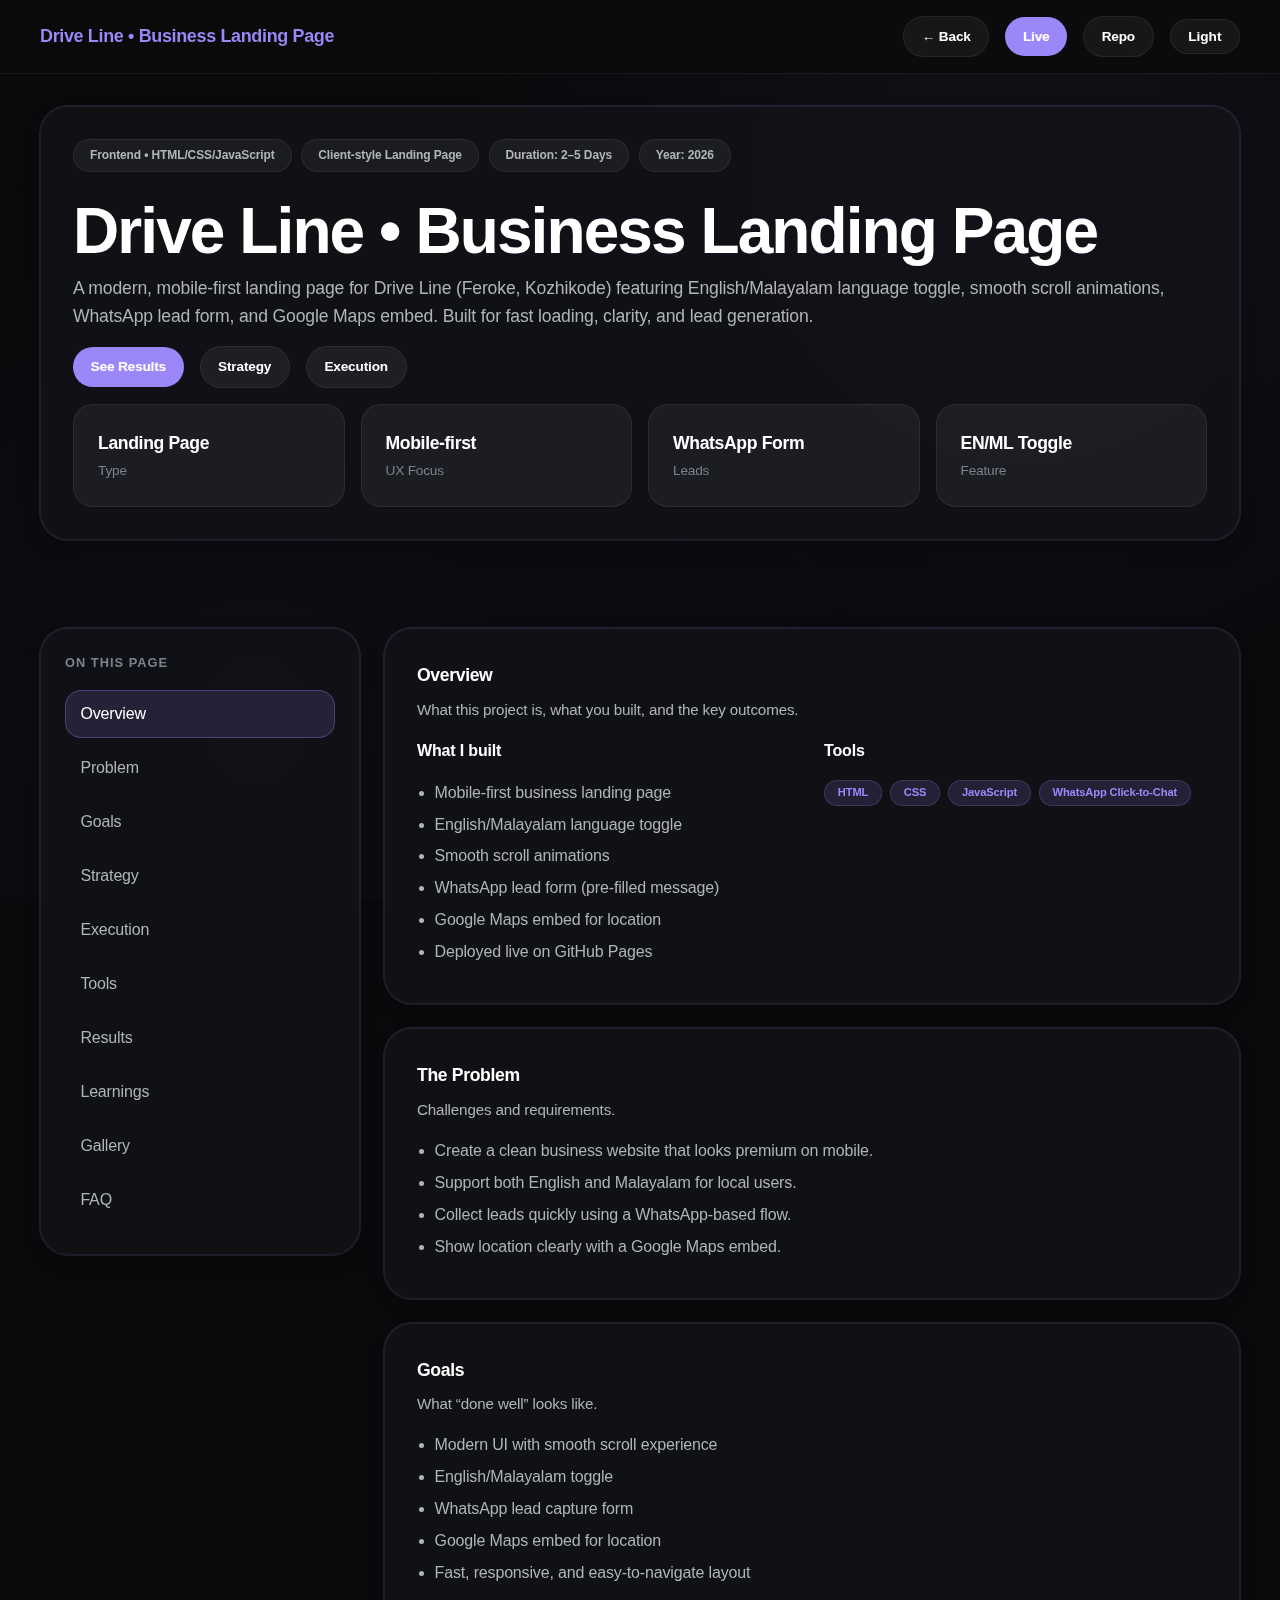
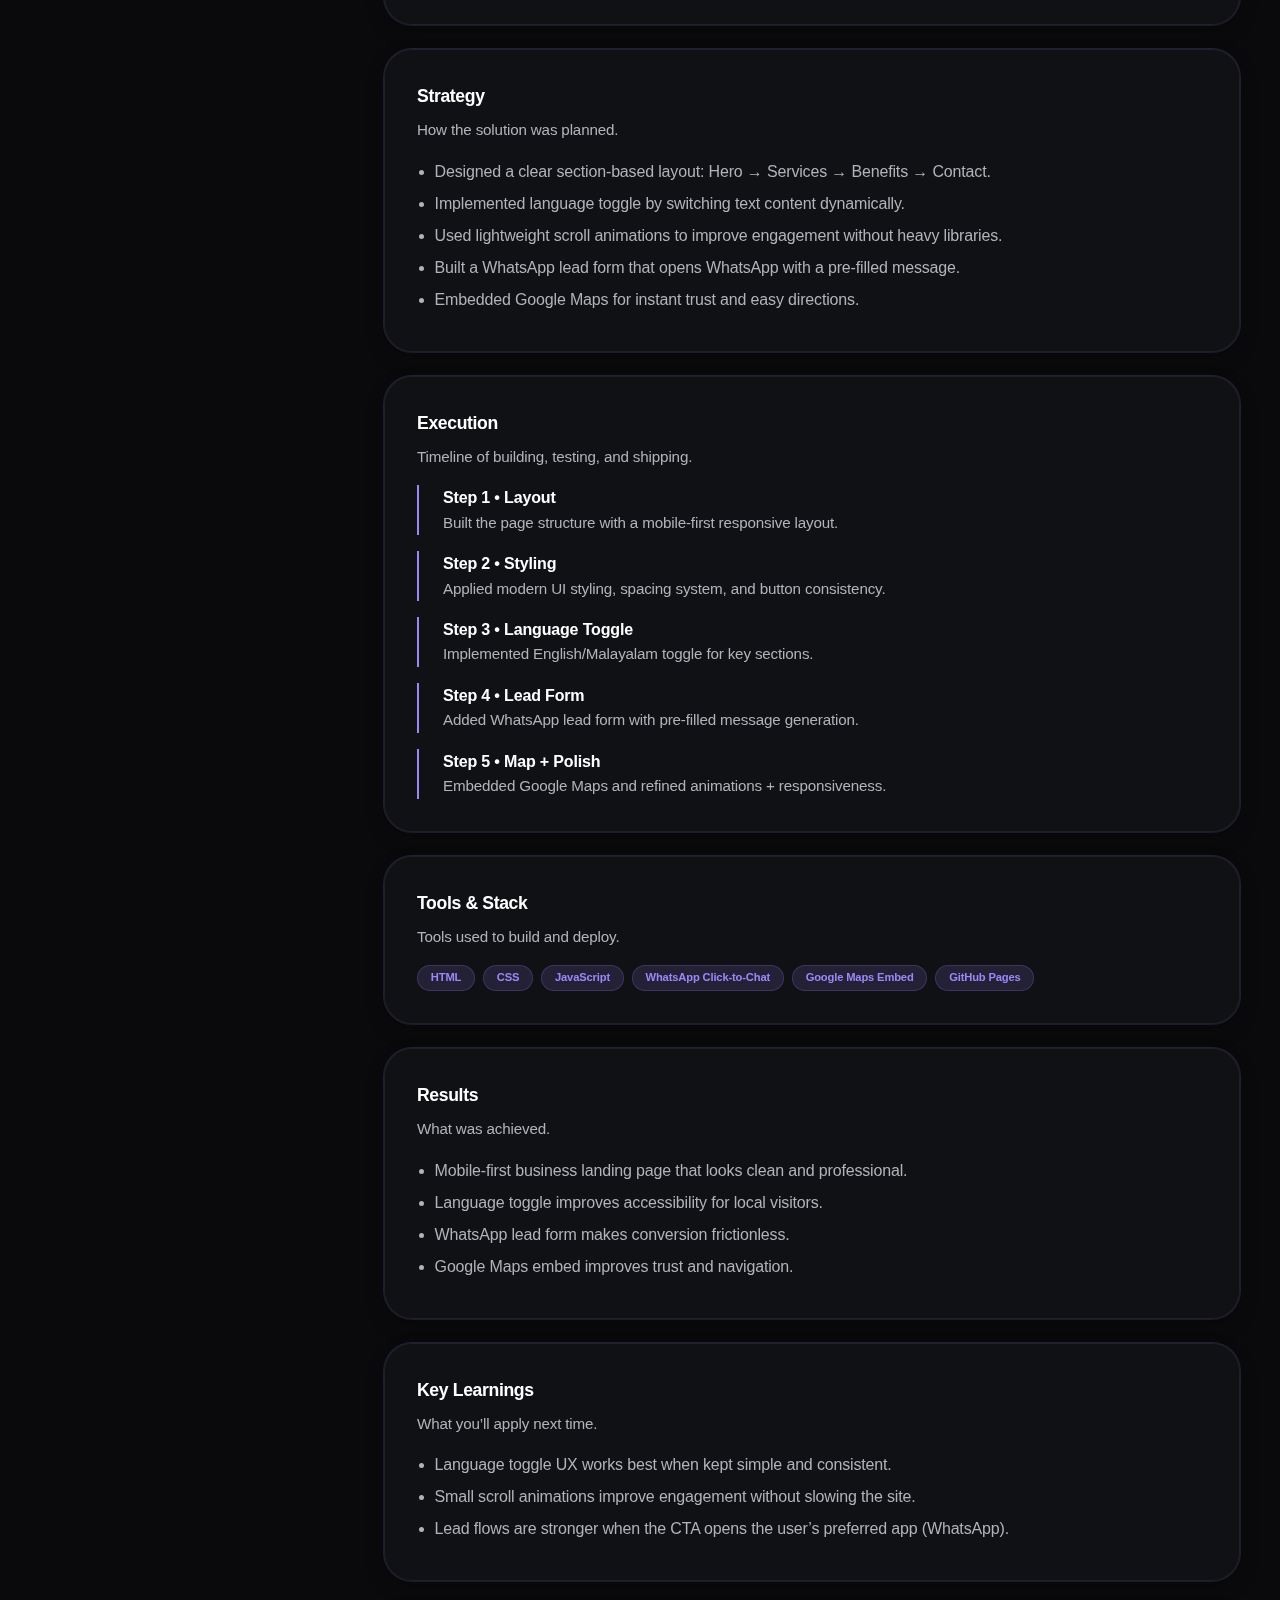
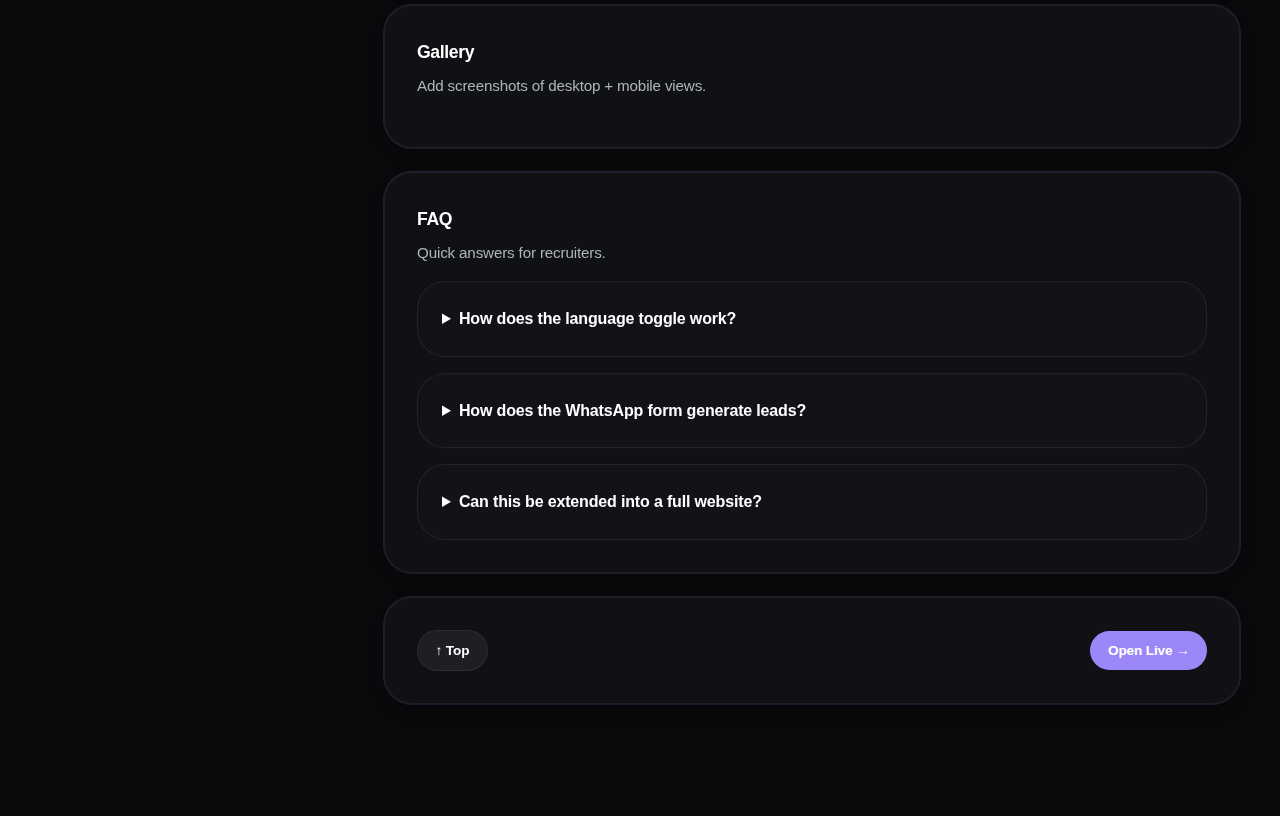
<file: driveline.html>
<!doctype html>
<html lang="en" data-theme="dark">
  <head>
    <meta charset="UTF-8" />
    <meta name="viewport" content="width=device-width, initial-scale=1.0" />
    <title>Case Study • Drive Line Landing Page</title>

    <meta
      name="description"
      content="A modern, mobile-first business landing page for Drive Line (Feroke, Kozhikode) featuring English/Malayalam toggle, smooth animations, WhatsApp lead form, and Google Maps embed. Built with HTML, CSS, and JavaScript."
    />

    <style>
      /* -------------------------------
       MATCHES YOUR PORTFOLIO THEME
       8px SPACE SYSTEM · PREMIUM UI
    ------------------------------- */
      * {
        margin: 0;
        padding: 0;
        box-sizing: border-box;
      }

      :root {
        --space-1: 0.5rem;
        --space-2: 1rem;
        --space-3: 1.5rem;
        --space-4: 2rem;
        --space-5: 2.5rem;
        --space-6: 3rem;
        --space-7: 4rem;
        --space-8: 5rem;

        --radius-lg: 1.75rem;
        --radius-md: 1.25rem;
        --radius-sm: 0.75rem;

        --transition: all 0.3s cubic-bezier(0.2, 0, 0, 1);
        --shadow-sm:
          0 8px 20px rgba(0, 0, 0, 0.2), 0 2px 4px rgba(0, 0, 0, 0.1);
        --shadow-md: 0 16px 32px -8px rgba(0, 0, 0, 0.3);
        --shadow-lg: 0 24px 48px -12px rgba(0, 0, 0, 0.4);
        --border-subtle: 1px solid rgba(255, 255, 255, 0.06);
      }

      [data-theme="dark"] {
        --bg-primary: #0a0a0c;
        --bg-secondary: #111216;
        --bg-card: rgba(18, 20, 25, 0.7);
        --bg-card-solid: #14171c;
        --bg-nav: rgba(10, 10, 12, 0.85);

        --text-primary: #ffffff;
        --text-secondary: #b0b3b8;
        --text-tertiary: #7e828a;

        --accent: #9b87f8;
        --accent-soft: rgba(155, 135, 248, 0.15);

        --border-color: rgba(255, 255, 255, 0.07);
        --chip-bg: rgba(255, 255, 255, 0.05);
        --shadow-color: rgba(0, 0, 0, 0.6);

        --noise-opacity: 0.02;
        --glow: 0 0 0 1px rgba(155, 135, 248, 0.2);
      }

      [data-theme="light"] {
        --bg-primary: #f5f7fa;
        --bg-secondary: #ffffff;
        --bg-card: rgba(255, 255, 255, 0.7);
        --bg-card-solid: #ffffff;
        --bg-nav: rgba(255, 255, 255, 0.8);

        --text-primary: #0b0c0e;
        --text-secondary: #2e3238;
        --text-tertiary: #5b5f66;

        --accent: #6b4ee0;
        --accent-soft: rgba(107, 78, 224, 0.08);

        --border-color: rgba(0, 0, 0, 0.06);
        --chip-bg: rgba(0, 0, 0, 0.04);
        --shadow-color: rgba(0, 0, 0, 0.05);

        --noise-opacity: 0.025;
        --glow: 0 0 0 1px rgba(107, 78, 224, 0.15);
      }

      html {
        scroll-behavior: smooth;
      }

      body {
        font-family:
          "Plus Jakarta Sans",
          "Inter",
          -apple-system,
          BlinkMacSystemFont,
          sans-serif;
        background-color: var(--bg-primary);
        color: var(--text-primary);
        line-height: 1.6;
        font-weight: 400;
        font-size: 1rem;
        letter-spacing: -0.01em;
        transition:
          background-color 0.2s,
          color 0.2s;
        position: relative;
      }

      /* soft noise overlay (same as your site) */
      body::before {
        content: "";
        position: fixed;
        top: 0;
        left: 0;
        width: 100vw;
        height: 100vh;
        background-image: url('data:image/svg+xml,<svg viewBox="0 0 200 200" xmlns="http://www.w3.org/2000/svg"><filter id="noise"><feTurbulence type="fractalNoise" baseFrequency="0.65" numOctaves="3" stitchTiles="stitch"/></filter><rect width="100%" height="100%" filter="url(%23noise)" opacity="0.04"/></svg>');
        opacity: var(--noise-opacity);
        pointer-events: none;
        z-index: 1000;
        mix-blend-mode: overlay;
      }

      .gradient-bg {
        position: fixed;
        top: 0;
        left: 0;
        width: 100%;
        height: 100%;
        background:
          radial-gradient(
            circle at 80% 20%,
            rgba(155, 135, 248, 0.05) 0%,
            transparent 50%
          ),
          radial-gradient(
            circle at 20% 80%,
            rgba(155, 135, 248, 0.03) 0%,
            transparent 50%
          );
        pointer-events: none;
        z-index: -1;
      }

      .container {
        width: 100%;
        max-width: 1280px;
        margin: 0 auto;
        padding: 0 var(--space-3);
      }

      section {
        padding: var(--space-5) 0;
      }

      /* NAV (same style) */
      nav {
        position: sticky;
        top: 0;
        backdrop-filter: blur(12px);
        -webkit-backdrop-filter: blur(12px);
        background-color: var(--bg-nav);
        border-bottom: var(--border-subtle);
        z-index: 100;
        padding: var(--space-2) 0;
        transition: var(--transition);
      }

      .nav-container {
        display: flex;
        justify-content: space-between;
        align-items: center;
        gap: var(--space-2);
      }

      .logo {
        font-weight: 700;
        font-size: 1.125rem;
        letter-spacing: -0.02em;
        background: var(--accent);
        -webkit-background-clip: text;
        -webkit-text-fill-color: transparent;
        background-clip: text;
        white-space: nowrap;
      }

      .nav-actions {
        display: flex;
        gap: var(--space-2);
        flex-wrap: wrap;
        align-items: center;
        justify-content: flex-end;
      }

      .theme-toggle,
      .btn {
        background: var(--chip-bg);
        border: var(--border-subtle);
        border-radius: 40px;
        padding: 0.55rem 1.1rem;
        color: var(--text-primary);
        font-weight: 600;
        font-size: 0.85rem;
        cursor: pointer;
        backdrop-filter: blur(4px);
        transition: var(--transition);
        white-space: nowrap;
        text-decoration: none;
        display: inline-flex;
        align-items: center;
        gap: 8px;
        border: 1px solid var(--border-color);
      }

      .btn-primary {
        background: var(--accent);
        color: white;
        border: none;
      }

      .btn:hover {
        transform: scale(0.98);
        box-shadow: var(--shadow-md);
      }
      .theme-toggle:hover {
        background: var(--accent-soft);
      }

      /* CARDS (same as your bento/project cards) */
      .bento-card {
        background: var(--bg-card);
        backdrop-filter: blur(10px);
        -webkit-backdrop-filter: blur(10px);
        border-radius: var(--radius-lg);
        padding: var(--space-4);
        box-shadow: var(--shadow-sm), var(--glow);
        transition: var(--transition);
        border: 1px solid var(--border-color);
      }
      .bento-card:hover {
        background: var(--bg-card-solid);
        transform: translateY(-6px);
        box-shadow: var(--shadow-md);
        border-color: rgba(155, 135, 248, 0.3);
      }

      .chip {
        display: inline-block;
        background: var(--chip-bg);
        padding: 0.35rem 1rem;
        border-radius: 40px;
        font-size: 0.75rem;
        font-weight: 600;
        letter-spacing: -0.01em;
        color: var(--text-secondary);
        border: 1px solid var(--border-color);
        white-space: nowrap;
      }

      /* PAGE LAYOUT */
      .page {
        display: grid;
        grid-template-columns: 1fr;
        gap: var(--space-3);
        padding: var(--space-4) 0 var(--space-6);
      }

      .hero {
        display: flex;
        flex-direction: column;
        gap: var(--space-3);
      }

      .hero h1 {
        font-size: clamp(2.2rem, 8vw, 4rem);
        font-weight: 800;
        letter-spacing: -0.03em;
        line-height: 1.1;
        margin-bottom: var(--space-1);
      }

      .hero p {
        font-size: 1.1rem;
        color: var(--text-secondary);
        margin-bottom: var(--space-2);
      }

      .meta-row {
        display: flex;
        gap: 0.6rem;
        flex-wrap: wrap;
        align-items: center;
      }

      .cta-group {
        display: flex;
        gap: var(--space-2);
        flex-wrap: wrap;
        align-items: center;
        margin-top: var(--space-1);
      }

      .stats-grid {
        display: grid;
        grid-template-columns: 1fr;
        gap: var(--space-2);
        margin-top: var(--space-2);
      }

      .stat {
        padding: var(--space-3);
        border-radius: var(--radius-md);
        border: 1px solid var(--border-color);
        background: var(--chip-bg);
      }
      .stat b {
        display: block;
        font-size: 1.1rem;
        letter-spacing: -0.02em;
      }
      .stat span {
        color: var(--text-tertiary);
        font-size: 0.85rem;
      }

      /* CONTENT + TOC */
      .layout {
        display: grid;
        grid-template-columns: 1fr;
        gap: var(--space-3);
        align-items: start;
      }

      .toc {
        display: none;
        position: sticky;
        top: 90px;
        padding: var(--space-3);
      }

      .toc h3 {
        font-size: 0.8rem;
        color: var(--text-tertiary);
        letter-spacing: 0.08em;
        text-transform: uppercase;
        margin-bottom: var(--space-2);
      }

      .toc a {
        display: block;
        padding: 0.65rem 0.9rem;
        border-radius: 16px;
        color: var(--text-secondary);
        border: 1px solid transparent;
        transition: var(--transition);
        margin-bottom: 0.35rem;
        text-decoration: none;
      }
      .toc a:hover {
        color: var(--text-primary);
        background: var(--accent-soft);
        border-color: rgba(155, 135, 248, 0.22);
      }
      .toc a.active {
        color: var(--text-primary);
        background: var(--accent-soft);
        border-color: rgba(155, 135, 248, 0.32);
      }

      .toc-mobile {
        padding: var(--space-3);
      }
      .toc-mobile select {
        width: 100%;
        padding: 0.75rem 1rem;
        border-radius: 40px;
        border: 1px solid var(--border-color);
        background: var(--bg-card);
        color: var(--text-primary);
        outline: none;
        backdrop-filter: blur(10px);
      }

      .block h2 {
        font-size: 1.1rem;
        letter-spacing: -0.02em;
        margin-bottom: var(--space-1);
      }
      .sub {
        color: var(--text-secondary);
        font-size: 0.95rem;
        margin-bottom: var(--space-2);
      }

      .two {
        display: grid;
        grid-template-columns: 1fr;
        gap: var(--space-3);
      }

      .list {
        padding-left: 1.1rem;
        color: var(--text-secondary);
      }
      .list li {
        margin: 0.4rem 0;
      }

      .tagrow {
        display: flex;
        flex-wrap: wrap;
        gap: 0.5rem;
        margin-top: var(--space-2);
      }
      .tag {
        background: var(--accent-soft);
        padding: 0.2rem 0.8rem;
        border-radius: 30px;
        font-size: 0.7rem;
        font-weight: 600;
        color: var(--accent);
        border: 1px solid rgba(155, 135, 248, 0.2);
        white-space: nowrap;
      }

      .timeline {
        display: grid;
        gap: var(--space-2);
        margin-top: var(--space-2);
      }

      .timeline-item {
        display: flex;
        gap: var(--space-2);
        border-left: 2px solid var(--accent);
        padding-left: var(--space-3);
      }
      .timeline-item b {
        display: block;
      }
      .timeline-item p {
        color: var(--text-secondary);
        font-size: 0.95rem;
      }

      
     

      details {
        border: 1px solid var(--border-color);
        border-radius: var(--radius-lg);
        padding: var(--space-3);
        background: var(--bg-card);
        backdrop-filter: blur(10px);
      }
      details + details {
        margin-top: var(--space-2);
      }
      summary {
        cursor: pointer;
        font-weight: 700;
      }
      details p {
        margin-top: var(--space-2);
        color: var(--text-secondary);
      }

      .navfoot {
        display: flex;
        justify-content: space-between;
        gap: var(--space-2);
        flex-wrap: wrap;
        align-items: center;
      }

      /* TABLET */
      @media (min-width: 640px) {
        .container {
          padding: 0 var(--space-4);
        }
        .stats-grid {
          grid-template-columns: repeat(2, 1fr);
        }
        .two {
          grid-template-columns: 1fr 1fr;
        }
        .gallery {
          grid-template-columns: repeat(2, 1fr);
        }
      }

      /* DESKTOP */
      @media (min-width: 1024px) {
        .container {
          padding: 0 var(--space-5);
        }
        section {
          padding: var(--space-7) 0;
        }
        .layout {
          grid-template-columns: 320px 1fr;
        }
        .toc {
          display: block;
        }
        .toc-mobile {
          display: none;
        }
        .stats-grid {
          grid-template-columns: repeat(4, 1fr);
        }
        .gallery {
          grid-template-columns: repeat(3, 1fr);
        }
      }
    </style>
  </head>

  <body>
    <div class="gradient-bg" aria-hidden="true"></div>

    <script>
      const CASE = {
        projectName: "Drive Line • Business Landing Page",
        role: "Frontend • HTML/CSS/JavaScript",
        type: "Client-style Landing Page",
        duration: "2–5 Days",
        year: "2026",
        overview:
          "A modern, mobile-first landing page for Drive Line (Feroke, Kozhikode) featuring English/Malayalam language toggle, smooth scroll animations, WhatsApp lead form, and Google Maps embed. Built for fast loading, clarity, and lead generation.",

        links: {
          backToPortfolio: "index.html",
          live: "https://aaswne.github.io/drive-line-landing-page/",
          repo: "https://github.com/aaswne/drive-line-landing-page",
        },

        stats: [
          { label: "Type", value: "Landing Page" },
          { label: "UX Focus", value: "Mobile-first" },
          { label: "Leads", value: "WhatsApp Form" },
          { label: "Feature", value: "EN/ML Toggle" },
        ],

        problem: [
          "Create a clean business website that looks premium on mobile.",
          "Support both English and Malayalam for local users.",
          "Collect leads quickly using a WhatsApp-based flow.",
          "Show location clearly with a Google Maps embed.",
        ],

        goals: [
          "Modern UI with smooth scroll experience",
          "English/Malayalam toggle",
          "WhatsApp lead capture form",
          "Google Maps embed for location",
          "Fast, responsive, and easy-to-navigate layout",
        ],

        strategy: [
          "Designed a clear section-based layout: Hero → Services → Benefits → Contact.",
          "Implemented language toggle by switching text content dynamically.",
          "Used lightweight scroll animations to improve engagement without heavy libraries.",
          "Built a WhatsApp lead form that opens WhatsApp with a pre-filled message.",
          "Embedded Google Maps for instant trust and easy directions.",
        ],

        timeline: [
          {
            title: "Step 1 • Layout",
            desc: "Built the page structure with a mobile-first responsive layout.",
          },
          {
            title: "Step 2 • Styling",
            desc: "Applied modern UI styling, spacing system, and button consistency.",
          },
          {
            title: "Step 3 • Language Toggle",
            desc: "Implemented English/Malayalam toggle for key sections.",
          },
          {
            title: "Step 4 • Lead Form",
            desc: "Added WhatsApp lead form with pre-filled message generation.",
          },
          {
            title: "Step 5 • Map + Polish",
            desc: "Embedded Google Maps and refined animations + responsiveness.",
          },
        ],

        tools: [
          "HTML",
          "CSS",
          "JavaScript",
          "WhatsApp Click-to-Chat",
          "Google Maps Embed",
          "GitHub Pages",
        ],

        results: [
          "Mobile-first business landing page that looks clean and professional.",
          "Language toggle improves accessibility for local visitors.",
          "WhatsApp lead form makes conversion frictionless.",
          "Google Maps embed improves trust and navigation.",
        ],

        learnings: [
          "Language toggle UX works best when kept simple and consistent.",
          "Small scroll animations improve engagement without slowing the site.",
          "Lead flows are stronger when the CTA opens the user’s preferred app (WhatsApp).",
        ],

        faq: [
          {
            q: "How does the language toggle work?",
            a: "Text content is switched dynamically using JavaScript, keeping the layout consistent across languages.",
          },
          {
            q: "How does the WhatsApp form generate leads?",
            a: "It opens WhatsApp with a pre-filled message containing the user’s details, making it easy to contact instantly.",
          },
          {
            q: "Can this be extended into a full website?",
            a: "Yes — we can add more pages like About, Services details, Gallery, Testimonials, and SEO improvements.",
          },
        ],
      };
    </script>

    <!-- NAV -->
    <nav>
      <div class="container nav-container">
        <div class="logo" id="logoText">Case Study</div>

        <div class="nav-actions">
          <a class="btn" id="backBtn" href="index.html">← Back</a>
          <a
            class="btn btn-primary"
            id="liveBtn"
            href="#"
            target="_blank"
            rel="noopener"
            style="display: none"
            >Live</a
          >
          <a
            class="btn"
            id="repoBtn"
            href="#"
            target="_blank"
            rel="noopener"
            style="display: none"
            >Repo</a
          >
          <button class="theme-toggle" id="themeBtn" type="button">
            Theme
          </button>
        </div>
      </div>
    </nav>

    <main class="container">
      <div class="page">
        <!-- HERO -->
        <section class="bento-card hero" id="top">
          <div class="meta-row">
            <span class="chip" id="chipRole"></span>
            <span class="chip" id="chipType"></span>
            <span class="chip" id="chipDuration"></span>
            <span class="chip" id="chipYear"></span>
          </div>

          <div>
            <h1 id="title"></h1>
            <p id="overview"></p>

            <div class="cta-group">
              <a class="btn btn-primary" href="#results">See Results</a>
              <a class="btn" href="#strategy">Strategy</a>
              <a class="btn" href="#execution">Execution</a>
            </div>

            <div class="stats-grid" id="stats"></div>
          </div>

          <div class="bento-card toc-mobile">
            <select id="tocSelect" aria-label="Jump to section">
              <option value="#overview-section">Overview</option>
              <option value="#problem">Problem</option>
              <option value="#goals">Goals</option>
              <option value="#strategy">Strategy</option>
              <option value="#execution">Execution</option>
              <option value="#tools">Tools</option>
              <option value="#results">Results</option>
              <option value="#learnings">Learnings</option>
              <option value="#gallery">Gallery</option>
              <option value="#faq">FAQ</option>
            </select>
          </div>
        </section>

        <!-- LAYOUT -->
        <section class="layout">
          <!-- DESKTOP TOC -->
          <aside class="bento-card toc" aria-label="Table of contents">
            <h3>On this page</h3>
            <a href="#overview-section" class="toc-link">Overview</a>
            <a href="#problem" class="toc-link">Problem</a>
            <a href="#goals" class="toc-link">Goals</a>
            <a href="#strategy" class="toc-link">Strategy</a>
            <a href="#execution" class="toc-link">Execution</a>
            <a href="#tools" class="toc-link">Tools</a>
            <a href="#results" class="toc-link">Results</a>
            <a href="#learnings" class="toc-link">Learnings</a>
            <a href="#gallery" class="toc-link">Gallery</a>
            <a href="#faq" class="toc-link">FAQ</a>
          </aside>

          <!-- CONTENT -->
          <div style="display: grid; gap: var(--space-3)">
            <div class="bento-card block" id="overview-section">
              <h2>Overview</h2>
              <p class="sub">
                What this project is, what you built, and the key outcomes.
              </p>
              <div class="two">
                <div>
                  <b>What I built</b>
                  <ul class="list" style="margin-top: var(--space-2)">
                    <li>Mobile-first business landing page</li>
                    <li>English/Malayalam language toggle</li>
                    <li>Smooth scroll animations</li>
                    <li>WhatsApp lead form (pre-filled message)</li>
                    <li>Google Maps embed for location</li>
                    <li>Deployed live on GitHub Pages</li>
                  </ul>
                </div>
                <div>
                  <b>Tools</b>
                  <div class="tagrow" id="toolTags"></div>
                </div>
              </div>
            </div>

            <div class="bento-card block" id="problem">
              <h2>The Problem</h2>
              <p class="sub">Challenges and requirements.</p>
              <ul class="list" id="problemList"></ul>
            </div>

            <div class="bento-card block" id="goals">
              <h2>Goals</h2>
              <p class="sub">What “done well” looks like.</p>
              <ul class="list" id="goalsList"></ul>
            </div>

            <div class="bento-card block" id="strategy">
              <h2>Strategy</h2>
              <p class="sub">How the solution was planned.</p>
              <ul class="list" id="strategyList"></ul>
            </div>

            <div class="bento-card block" id="execution">
              <h2>Execution</h2>
              <p class="sub">Timeline of building, testing, and shipping.</p>
              <div class="timeline" id="timeline"></div>
            </div>

            <div class="bento-card block" id="tools">
              <h2>Tools & Stack</h2>
              <p class="sub">Tools used to build and deploy.</p>
              <div class="tagrow" id="toolsRow"></div>
            </div>

            <div class="bento-card block" id="results">
              <h2>Results</h2>
              <p class="sub">What was achieved.</p>
              <ul class="list" id="resultsList"></ul>
            </div>

            <div class="bento-card block" id="learnings">
              <h2>Key Learnings</h2>
              <p class="sub">What you’ll apply next time.</p>
              <ul class="list" id="learningsList"></ul>
            </div>

            <div class="bento-card block" id="gallery">
              <h2>Gallery</h2>
              <p class="sub">Add screenshots of desktop + mobile views.</p>
              <div class="gallery" id="galleryGrid"></div>
            </div>

            <div class="bento-card block" id="faq">
              <h2>FAQ</h2>
              <p class="sub">Quick answers for recruiters.</p>
              <div id="faqWrap"></div>
            </div>

            <div class="bento-card navfoot">
              <a class="btn" href="#top">↑ Top</a>
              <a
                class="btn btn-primary"
                id="openLive2"
                href="#"
                target="_blank"
                rel="noopener"
                >Open Live →</a
              >
            </div>
          </div>
        </section>
      </div>
    </main>

    <script>
      const $ = (s) => document.querySelector(s);

      // Fill top
      $("#logoText").textContent = CASE.projectName;
      $("#title").textContent = CASE.projectName;
      $("#overview").textContent = CASE.overview;

      $("#chipRole").textContent = CASE.role;
      $("#chipType").textContent = CASE.type;
      $("#chipDuration").textContent = `Duration: ${CASE.duration}`;
      $("#chipYear").textContent = `Year: ${CASE.year}`;

      $("#backBtn").href = CASE.links.backToPortfolio || "index.html";

      if (CASE.links.live) {
        $("#liveBtn").style.display = "inline-flex";
        $("#liveBtn").href = CASE.links.live;
        $("#openLive2").href = CASE.links.live;
      } else {
        $("#openLive2").style.display = "none";
      }

      if (CASE.links.repo) {
        $("#repoBtn").style.display = "inline-flex";
        $("#repoBtn").href = CASE.links.repo;
      }

      // Stats
      const statsWrap = $("#stats");
      CASE.stats.forEach((s) => {
        const div = document.createElement("div");
        div.className = "stat";
        div.innerHTML = `<b>${s.value}</b><span>${s.label}</span>`;
        statsWrap.appendChild(div);
      });

      // Lists
      const fillList = (id, arr) => {
        const ul = $(id);
        ul.innerHTML = "";
        arr.forEach((t) => {
          const li = document.createElement("li");
          li.textContent = t;
          ul.appendChild(li);
        });
      };

      fillList("#problemList", CASE.problem);
      fillList("#goalsList", CASE.goals);
      fillList("#strategyList", CASE.strategy);
      fillList("#resultsList", CASE.results);
      fillList("#learningsList", CASE.learnings);

      // Timeline
      const tl = $("#timeline");
      tl.innerHTML = "";
      CASE.timeline.forEach((x) => {
        const row = document.createElement("div");
        row.className = "timeline-item";
        row.innerHTML = `<div><b>${x.title}</b><p>${x.desc}</p></div>`;
        tl.appendChild(row);
      });

      // Tags
      const toolTags = $("#toolTags");
      const toolsRow = $("#toolsRow");
      CASE.tools.forEach((t, i) => {
        const tag = document.createElement("span");
        tag.className = "tag";
        tag.textContent = t;
        toolsRow.appendChild(tag);

        if (i < 4) {
          const tag2 = document.createElement("span");
          tag2.className = "tag";
          tag2.textContent = t;
          toolTags.appendChild(tag2);
        }
      });

      // FAQ
      const fw = $("#faqWrap");
      CASE.faq.forEach((f) => {
        const d = document.createElement("details");
        d.innerHTML = `<summary>${f.q}</summary><p>${f.a}</p>`;
        fw.appendChild(d);
      });

      // Mobile TOC
      $("#tocSelect").addEventListener("change", (e) => {
        if (e.target.value) location.hash = e.target.value;
      });

      // Theme toggle (same key across your site)
      const THEME_KEY = "aswin_portfolio_theme";
      const root = document.documentElement;

      const applyTheme = (theme) => {
        root.setAttribute("data-theme", theme);
        $("#themeBtn").textContent = theme === "light" ? "Dark" : "Light";
      };

      const saved = localStorage.getItem(THEME_KEY);
      if (saved === "light" || saved === "dark") applyTheme(saved);
      else applyTheme(root.getAttribute("data-theme") || "dark");

      $("#themeBtn").addEventListener("click", () => {
        const current = root.getAttribute("data-theme") || "dark";
        const next = current === "dark" ? "light" : "dark";
        localStorage.setItem(THEME_KEY, next);
        applyTheme(next);
      });

      // TOC active state
      const tocLinks = Array.from(document.querySelectorAll(".toc-link"));
      const sections = tocLinks
        .map((a) => document.querySelector(a.getAttribute("href")))
        .filter(Boolean);

      const onScroll = () => {
        const y = window.scrollY + 140;
        let activeId = sections[0]?.id;

        for (const sec of sections) {
          if (sec.offsetTop <= y) activeId = sec.id;
        }

        tocLinks.forEach((a) => {
          const id = a.getAttribute("href").replace("#", "");
          a.classList.toggle("active", id === activeId);
        });
      };

      window.addEventListener("scroll", onScroll, { passive: true });
      onScroll();
    </script>
  </body>
</html>
</file>
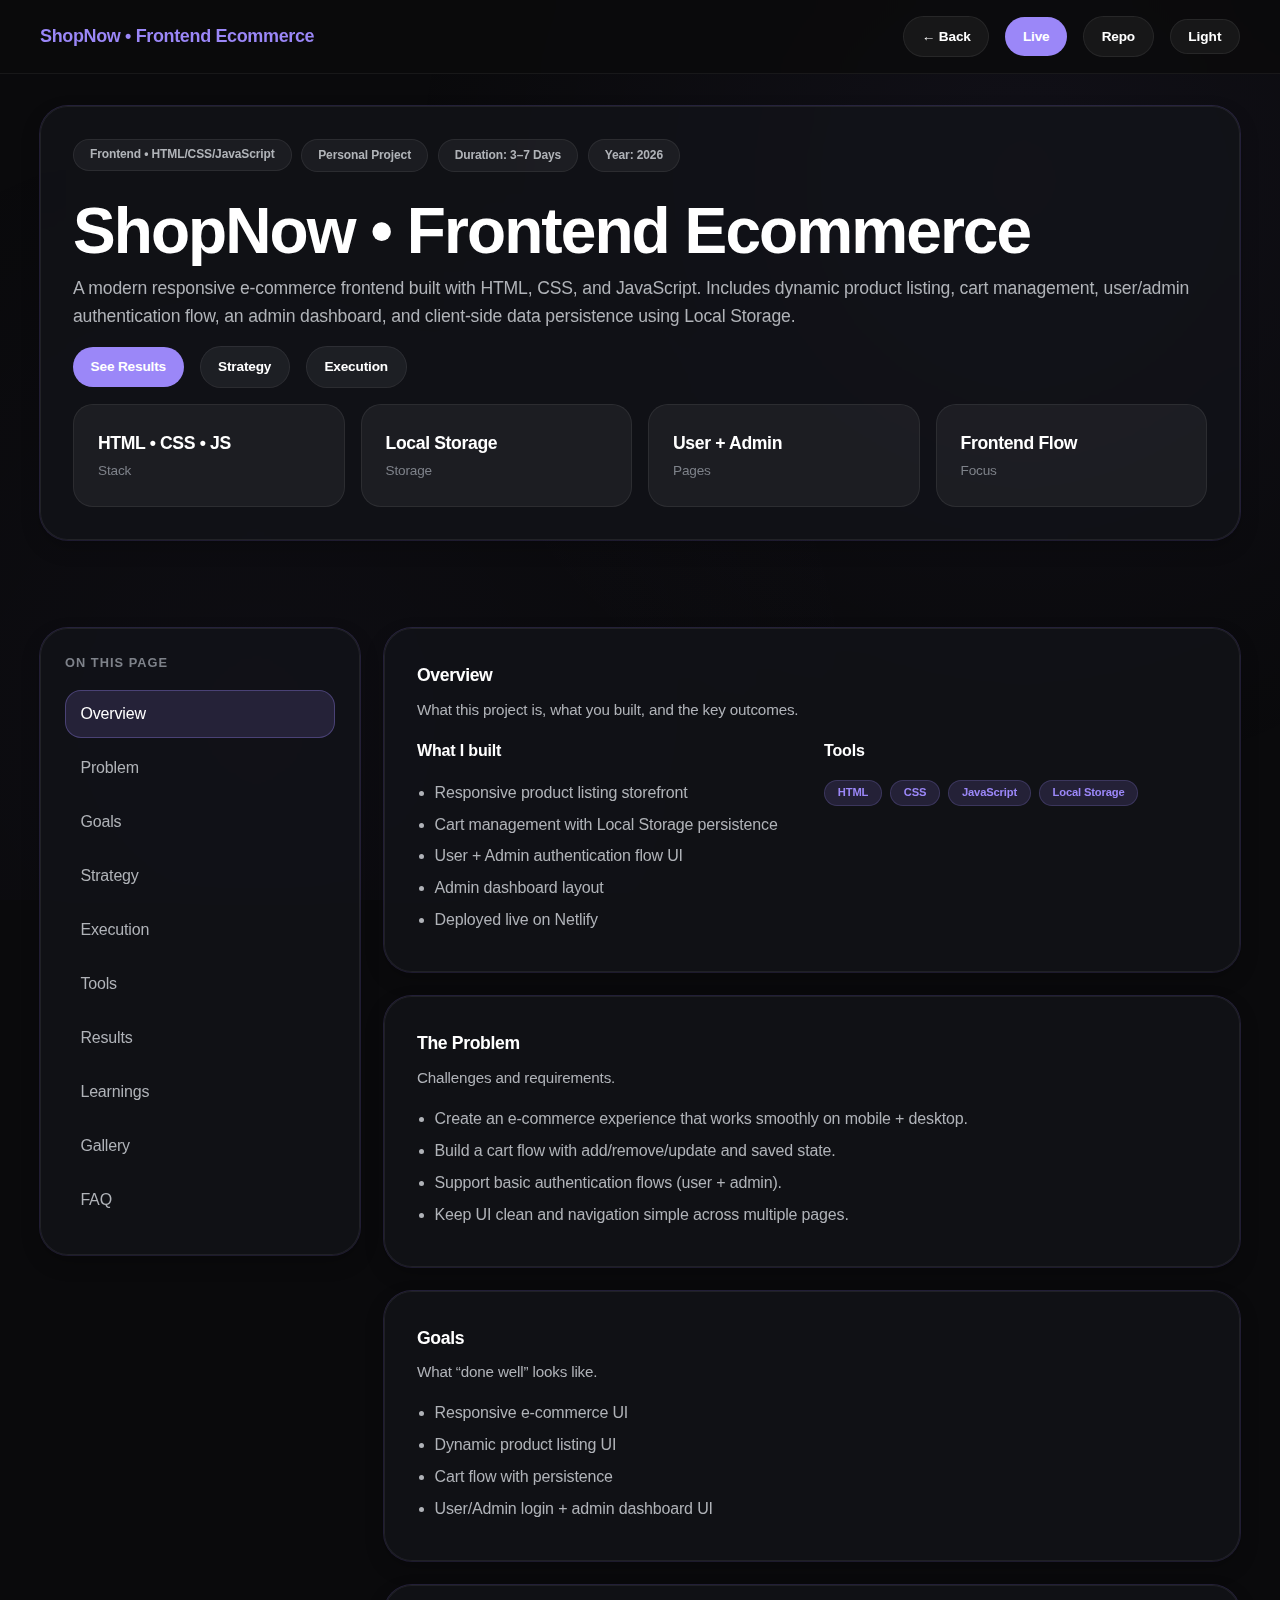
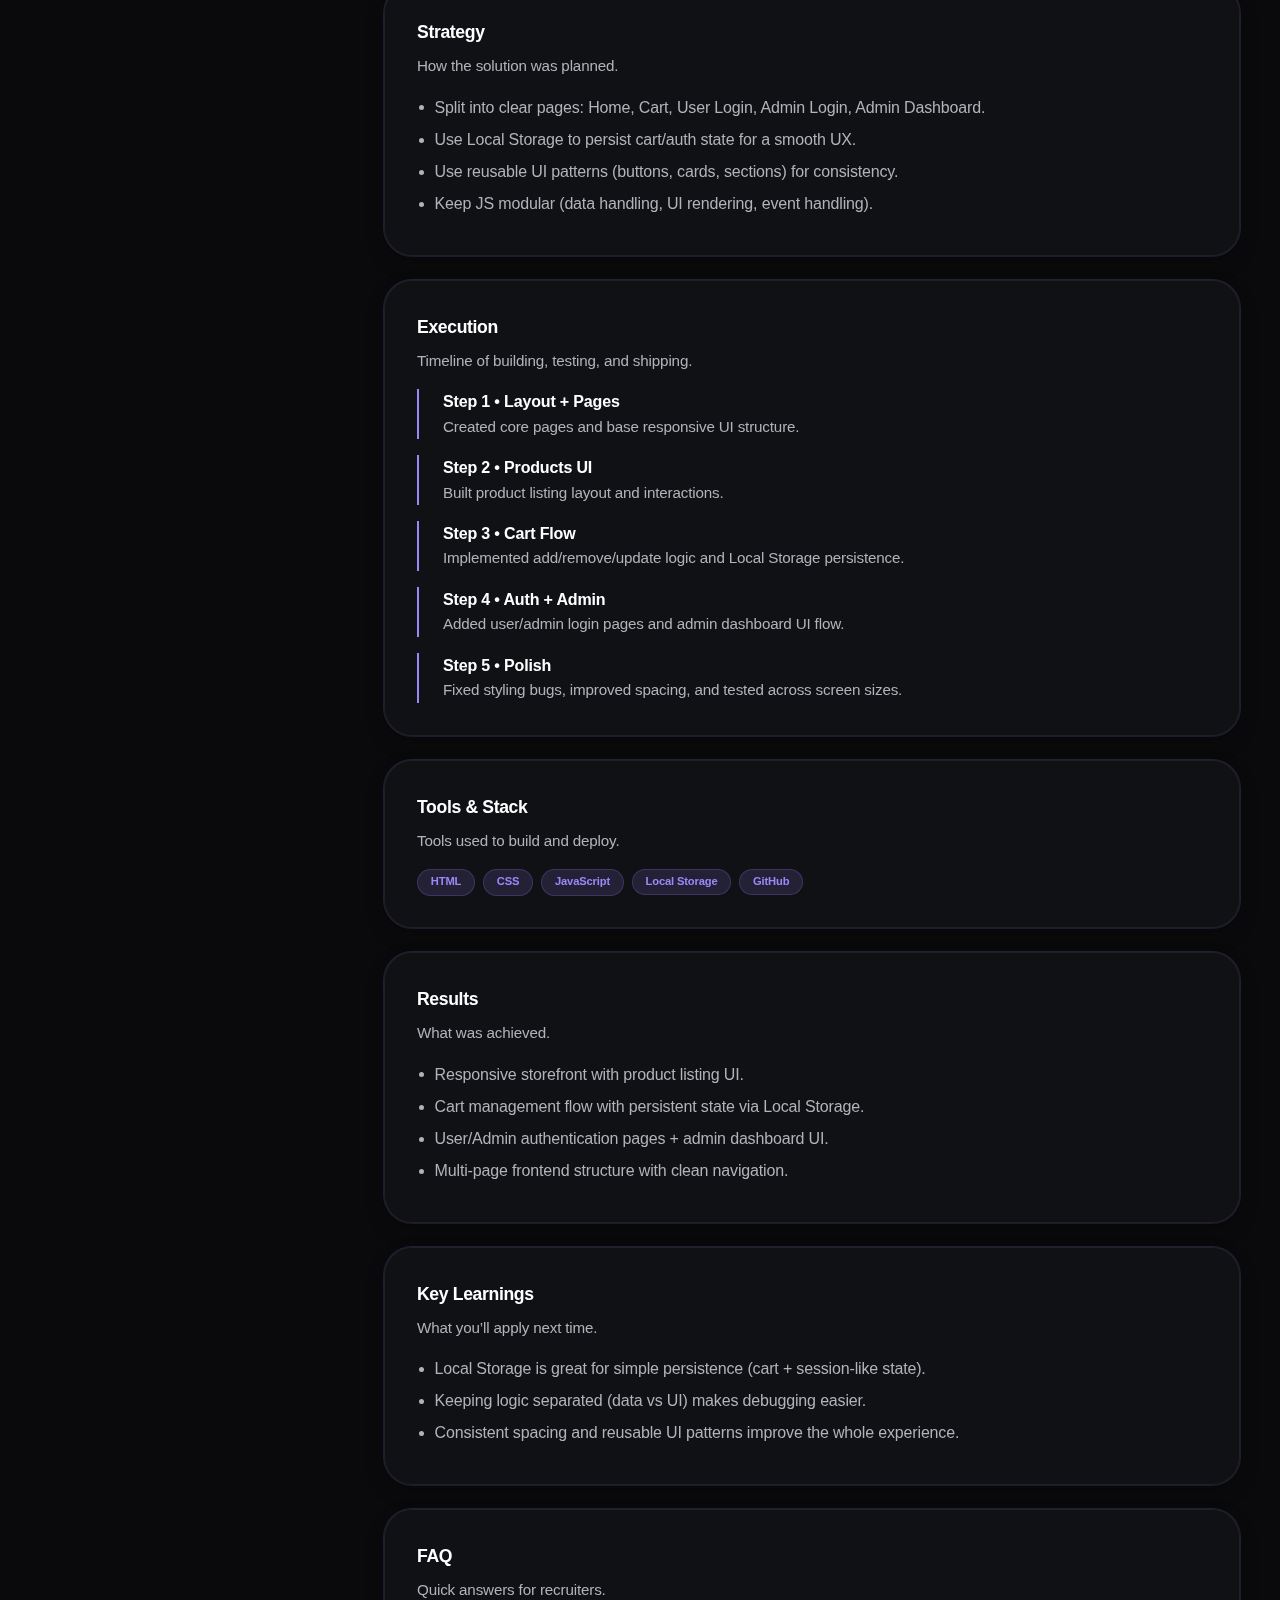
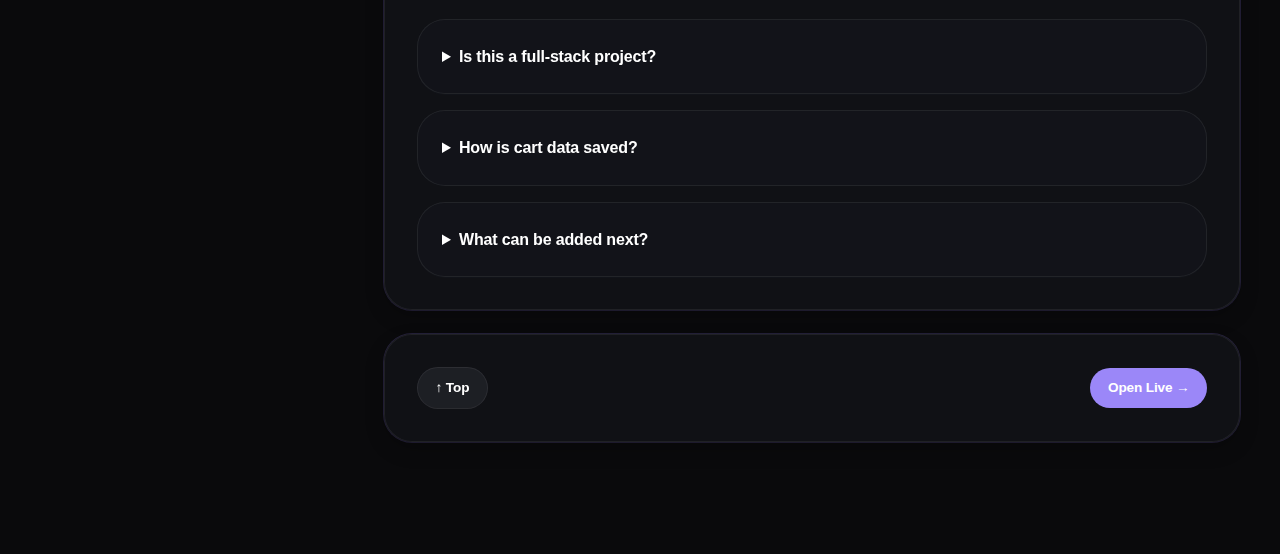
<file: ecommerse.html>
<!doctype html>
<html lang="en" data-theme="dark">
  <head>
    <meta charset="UTF-8" />
    <meta name="viewport" content="width=device-width, initial-scale=1.0" />
    <title>Case Study • ShopNow Frontend Ecommerce</title>
    <link rel="stylesheet" href="project.css">
    <meta
      name="description"
      content="A modern responsive e-commerce frontend built with HTML, CSS, and JavaScript featuring product listings, cart, auth flow, admin dashboard, and Local Storage persistence."
    />

  </head>

  <body>
    <div class="gradient-bg" aria-hidden="true"></div>

    <script>
      const CASE = {
        projectName: "ShopNow • Frontend Ecommerce",
        role: "Frontend • HTML/CSS/JavaScript",
        type: "Personal Project",
        duration: "3–7 Days",
        year: "2026",
        overview:
          "A modern responsive e-commerce frontend built with HTML, CSS, and JavaScript. Includes dynamic product listing, cart management, user/admin authentication flow, an admin dashboard, and client-side data persistence using Local Storage.",

        links: {
          backToPortfolio: "index.html",
          live: "https://shopnow-ecommerce-app.netlify.app",
          repo: "https://github.com/aaswne/shopnow-frontend-ecommerce",
        },

        stats: [
          { label: "Stack", value: "HTML • CSS • JS" },
          { label: "Storage", value: "Local Storage" },
          { label: "Pages", value: "User + Admin" },
          { label: "Focus", value: "Frontend Flow" },
        ],

        problem: [
          "Create an e-commerce experience that works smoothly on mobile + desktop.",
          "Build a cart flow with add/remove/update and saved state.",
          "Support basic authentication flows (user + admin).",
          "Keep UI clean and navigation simple across multiple pages.",
        ],

        goals: [
          "Responsive e-commerce UI",
          "Dynamic product listing UI",
          "Cart flow with persistence",
          "User/Admin login + admin dashboard UI",
        ],

        strategy: [
          "Split into clear pages: Home, Cart, User Login, Admin Login, Admin Dashboard.",
          "Use Local Storage to persist cart/auth state for a smooth UX.",
          "Use reusable UI patterns (buttons, cards, sections) for consistency.",
          "Keep JS modular (data handling, UI rendering, event handling).",
        ],

        timeline: [
          {
            title: "Step 1 • Layout + Pages",
            desc: "Created core pages and base responsive UI structure.",
          },
          {
            title: "Step 2 • Products UI",
            desc: "Built product listing layout and interactions.",
          },
          {
            title: "Step 3 • Cart Flow",
            desc: "Implemented add/remove/update logic and Local Storage persistence.",
          },
          {
            title: "Step 4 • Auth + Admin",
            desc: "Added user/admin login pages and admin dashboard UI flow.",
          },
          {
            title: "Step 5 • Polish",
            desc: "Fixed styling bugs, improved spacing, and tested across screen sizes.",
          },
        ],

        tools: ["HTML", "CSS", "JavaScript", "Local Storage", "GitHub"],

        results: [
          "Responsive storefront with product listing UI.",
          "Cart management flow with persistent state via Local Storage.",
          "User/Admin authentication pages + admin dashboard UI.",
          "Multi-page frontend structure with clean navigation.",
        ],

        learnings: [
          "Local Storage is great for simple persistence (cart + session-like state).",
          "Keeping logic separated (data vs UI) makes debugging easier.",
          "Consistent spacing and reusable UI patterns improve the whole experience.",
        ],


        faq: [
          {
            q: "Is this a full-stack project?",
            a: "This is a frontend-focused project. Data and cart state are handled on the client using Local Storage.",
          },
          {
            q: "How is cart data saved?",
            a: "Cart items and quantities are stored in Local Storage, so they persist even after refresh.",
          },
          {
            q: "What can be added next?",
            a: "A backend (Node/Firebase), real payments, product search/filter, and real authentication with tokens.",
          },
        ],
      };
    </script>

    <!-- NAV -->
    <nav>
      <div class="container nav-container">
        <div class="logo" id="logoText">Case Study</div>

        <div class="nav-actions">
          <a class="btn" id="backBtn" href="index.html">← Back</a>
          <a
            class="btn btn-primary"
            id="liveBtn"
            href="#"
            target="_blank"
            rel="noopener"
            style="display: none"
            >Live</a
          >
          <a
            class="btn"
            id="repoBtn"
            href="#"
            target="_blank"
            rel="noopener"
            style="display: none"
            >Repo</a
          >
          <button class="theme-toggle" id="themeBtn" type="button">
            Theme
          </button>
        </div>
      </div>
    </nav>

    <main class="container">
      <div class="page">
        <!-- HERO -->
        <section class="bento-card hero" id="top">
          <div class="meta-row">
            <span class="chip" id="chipRole"></span>
            <span class="chip" id="chipType"></span>
            <span class="chip" id="chipDuration"></span>
            <span class="chip" id="chipYear"></span>
          </div>

          <div>
            <h1 id="title"></h1>
            <p id="overview"></p>

            <div class="cta-group">
              <a class="btn btn-primary" href="#results">See Results</a>
              <a class="btn" href="#strategy">Strategy</a>
              <a class="btn" href="#execution">Execution</a>
            </div>

            <div class="stats-grid" id="stats"></div>
          </div>

          <div class="bento-card toc-mobile">
            <select id="tocSelect" aria-label="Jump to section">
              <option value="#overview-section">Overview</option>
              <option value="#problem">Problem</option>
              <option value="#goals">Goals</option>
              <option value="#strategy">Strategy</option>
              <option value="#execution">Execution</option>
              <option value="#tools">Tools</option>
              <option value="#results">Results</option>
              <option value="#learnings">Learnings</option>
              <option value="#gallery">Gallery</option>
              <option value="#faq">FAQ</option>
            </select>
          </div>
        </section>

        <!-- LAYOUT -->
        <section class="layout">
          <!-- DESKTOP TOC -->
          <aside class="bento-card toc" aria-label="Table of contents">
            <h3>On this page</h3>
            <a href="#overview-section" class="toc-link">Overview</a>
            <a href="#problem" class="toc-link">Problem</a>
            <a href="#goals" class="toc-link">Goals</a>
            <a href="#strategy" class="toc-link">Strategy</a>
            <a href="#execution" class="toc-link">Execution</a>
            <a href="#tools" class="toc-link">Tools</a>
            <a href="#results" class="toc-link">Results</a>
            <a href="#learnings" class="toc-link">Learnings</a>
            <a href="#gallery" class="toc-link">Gallery</a>
            <a href="#faq" class="toc-link">FAQ</a>
          </aside>

          <!-- CONTENT -->
          <div style="display: grid; gap: var(--space-3)">
            <div class="bento-card block" id="overview-section">
              <h2>Overview</h2>
              <p class="sub">
                What this project is, what you built, and the key outcomes.
              </p>
              <div class="two">
                <div>
                  <b>What I built</b>
                  <ul class="list" style="margin-top: var(--space-2)">
                    <li>Responsive product listing storefront</li>
                    <li>Cart management with Local Storage persistence</li>
                    <li>User + Admin authentication flow UI</li>
                    <li>Admin dashboard layout</li>
                    <li>Deployed live on Netlify</li>
                  </ul>
                </div>
                <div>
                  <b>Tools</b>
                  <div class="tagrow" id="toolTags"></div>
                </div>
              </div>
            </div>

            <div class="bento-card block" id="problem">
              <h2>The Problem</h2>
              <p class="sub">Challenges and requirements.</p>
              <ul class="list" id="problemList"></ul>
            </div>

            <div class="bento-card block" id="goals">
              <h2>Goals</h2>
              <p class="sub">What “done well” looks like.</p>
              <ul class="list" id="goalsList"></ul>
            </div>

            <div class="bento-card block" id="strategy">
              <h2>Strategy</h2>
              <p class="sub">How the solution was planned.</p>
              <ul class="list" id="strategyList"></ul>
            </div>

            <div class="bento-card block" id="execution">
              <h2>Execution</h2>
              <p class="sub">Timeline of building, testing, and shipping.</p>
              <div class="timeline" id="timeline"></div>
            </div>

            <div class="bento-card block" id="tools">
              <h2>Tools & Stack</h2>
              <p class="sub">Tools used to build and deploy.</p>
              <div class="tagrow" id="toolsRow"></div>
            </div>

            <div class="bento-card block" id="results">
              <h2>Results</h2>
              <p class="sub">What was achieved.</p>
              <ul class="list" id="resultsList"></ul>
            </div>

            <div class="bento-card block" id="learnings">
              <h2>Key Learnings</h2>
              <p class="sub">What you’ll apply next time.</p>
              <ul class="list" id="learningsList"></ul>
            </div>

           

            <div class="bento-card block" id="faq">
              <h2>FAQ</h2>
              <p class="sub">Quick answers for recruiters.</p>
              <div id="faqWrap"></div>
            </div>

            <div class="bento-card navfoot">
              <a class="btn" href="#top">↑ Top</a>
              <a
                class="btn btn-primary"
                id="openLive2"
                href="#"
                target="_blank"
                rel="noopener"
                >Open Live →</a
              >
            </div>
          </div>
        </section>
      </div>
    </main>

    <script>
      const $ = (s) => document.querySelector(s);

      // Fill top
      $("#logoText").textContent = CASE.projectName;
      $("#title").textContent = CASE.projectName;
      $("#overview").textContent = CASE.overview;

      $("#chipRole").textContent = CASE.role;
      $("#chipType").textContent = CASE.type;
      $("#chipDuration").textContent = `Duration: ${CASE.duration}`;
      $("#chipYear").textContent = `Year: ${CASE.year}`;

      $("#backBtn").href = CASE.links.backToPortfolio || "index.html";

      if (CASE.links.live) {
        $("#liveBtn").style.display = "inline-flex";
        $("#liveBtn").href = CASE.links.live;
        $("#openLive2").href = CASE.links.live;
      } else {
        $("#openLive2").style.display = "none";
      }

      if (CASE.links.repo) {
        $("#repoBtn").style.display = "inline-flex";
        $("#repoBtn").href = CASE.links.repo;
      }

      // Stats
      const statsWrap = $("#stats");
      CASE.stats.forEach((s) => {
        const div = document.createElement("div");
        div.className = "stat";
        div.innerHTML = `<b>${s.value}</b><span>${s.label}</span>`;
        statsWrap.appendChild(div);
      });

      // Lists
      const fillList = (id, arr) => {
        const ul = $(id);
        ul.innerHTML = "";
        arr.forEach((t) => {
          const li = document.createElement("li");
          li.textContent = t;
          ul.appendChild(li);
        });
      };

      fillList("#problemList", CASE.problem);
      fillList("#goalsList", CASE.goals);
      fillList("#strategyList", CASE.strategy);
      fillList("#resultsList", CASE.results);
      fillList("#learningsList", CASE.learnings);

      // Timeline
      const tl = $("#timeline");
      tl.innerHTML = "";
      CASE.timeline.forEach((x) => {
        const row = document.createElement("div");
        row.className = "timeline-item";
        row.innerHTML = `<div><b>${x.title}</b><p>${x.desc}</p></div>`;
        tl.appendChild(row);
      });

      // Tags
      const toolTags = $("#toolTags");
      const toolsRow = $("#toolsRow");
      CASE.tools.forEach((t, i) => {
        const tag = document.createElement("span");
        tag.className = "tag";
        tag.textContent = t;
        toolsRow.appendChild(tag);

        if (i < 4) {
          const tag2 = document.createElement("span");
          tag2.className = "tag";
          tag2.textContent = t;
          toolTags.appendChild(tag2);
        }
      });

    

      // FAQ
      const fw = $("#faqWrap");
      CASE.faq.forEach((f) => {
        const d = document.createElement("details");
        d.innerHTML = `<summary>${f.q}</summary><p>${f.a}</p>`;
        fw.appendChild(d);
      });

      // Mobile TOC
      $("#tocSelect").addEventListener("change", (e) => {
        if (e.target.value) location.hash = e.target.value;
      });

      // Theme toggle (same key across your site)
      const THEME_KEY = "aswin_portfolio_theme";
      const root = document.documentElement;

      const applyTheme = (theme) => {
        root.setAttribute("data-theme", theme);
        $("#themeBtn").textContent = theme === "light" ? "Dark" : "Light";
      };

      const saved = localStorage.getItem(THEME_KEY);
      if (saved === "light" || saved === "dark") applyTheme(saved);
      else applyTheme(root.getAttribute("data-theme") || "dark");

      $("#themeBtn").addEventListener("click", () => {
        const current = root.getAttribute("data-theme") || "dark";
        const next = current === "dark" ? "light" : "dark";
        localStorage.setItem(THEME_KEY, next);
        applyTheme(next);
      });

      // TOC active state
      const tocLinks = Array.from(document.querySelectorAll(".toc-link"));
      const sections = tocLinks
        .map((a) => document.querySelector(a.getAttribute("href")))
        .filter(Boolean);

      const onScroll = () => {
        const y = window.scrollY + 140;
        let activeId = sections[0]?.id;

        for (const sec of sections) {
          if (sec.offsetTop <= y) activeId = sec.id;
        }

        tocLinks.forEach((a) => {
          const id = a.getAttribute("href").replace("#", "");
          a.classList.toggle("active", id === activeId);
        });
      };

      window.addEventListener("scroll", onScroll, { passive: true });
      onScroll();
    </script>
  </body>
</html>
</file>
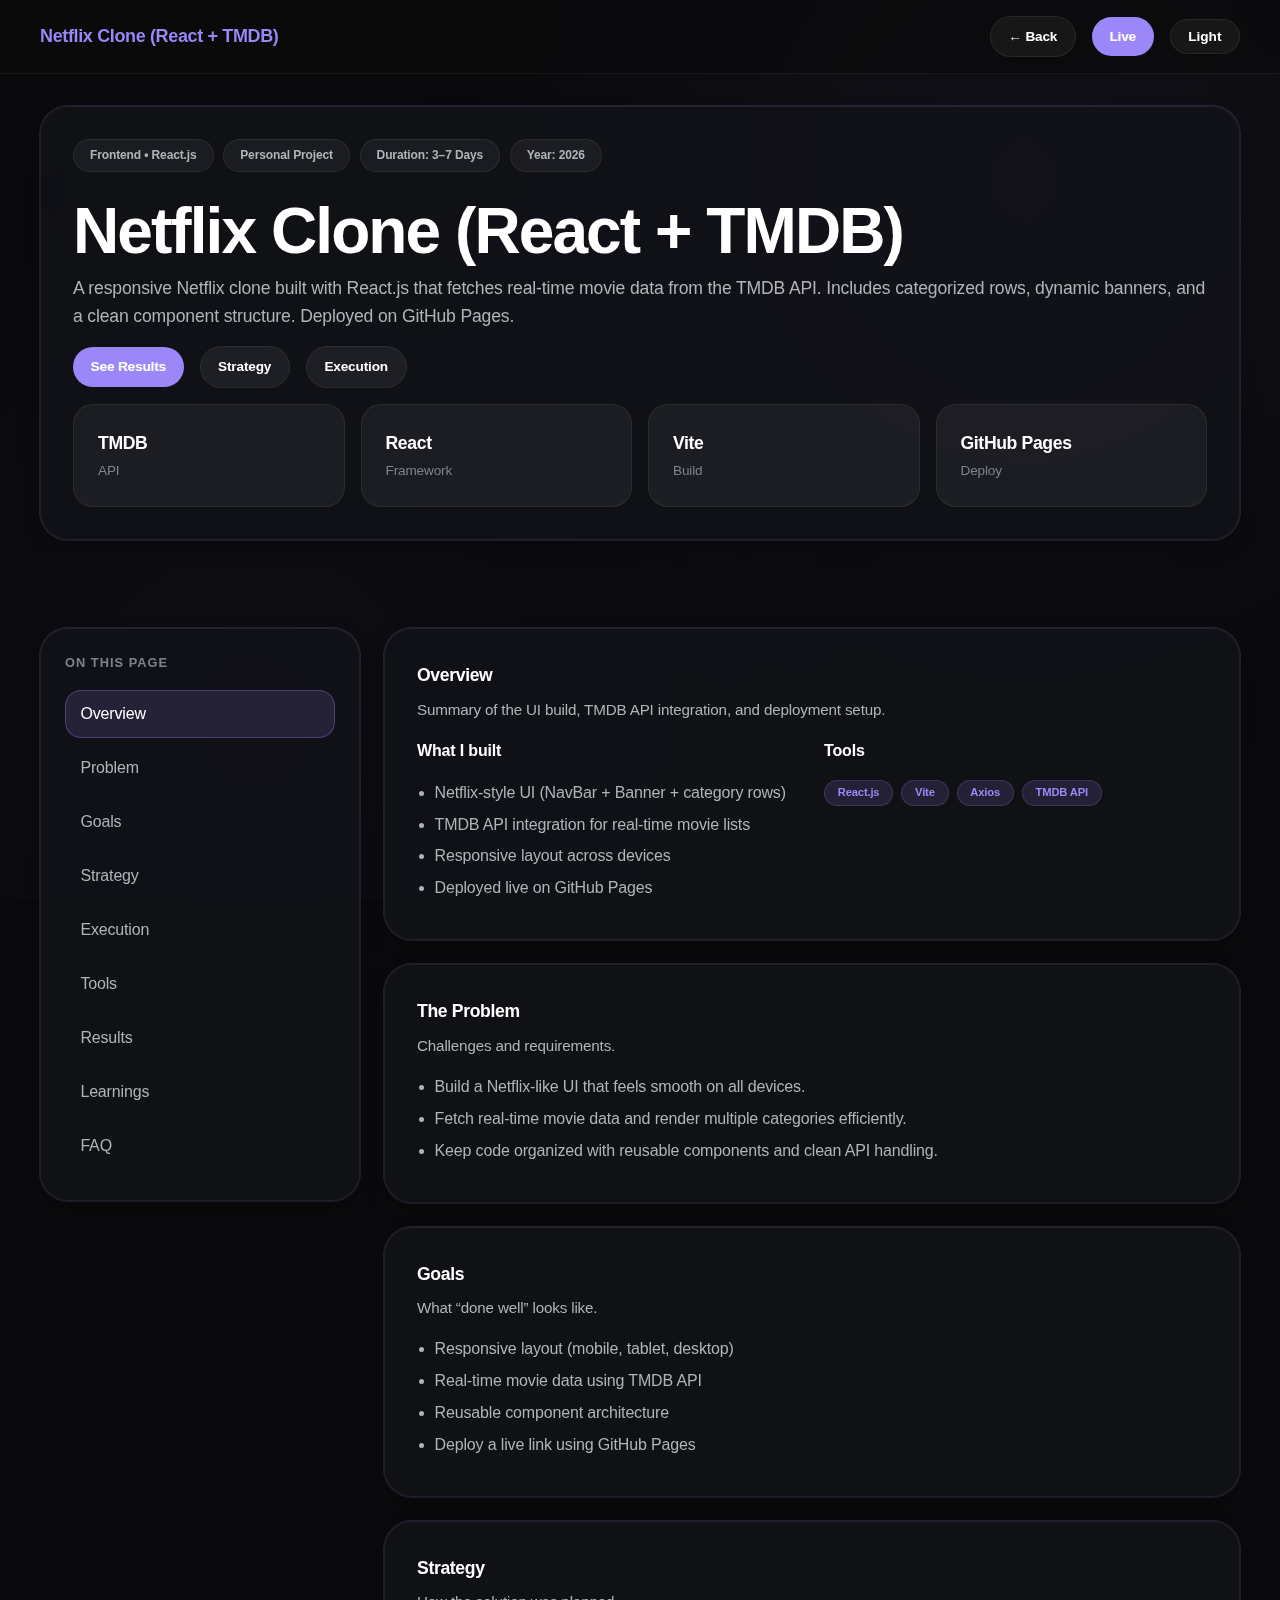
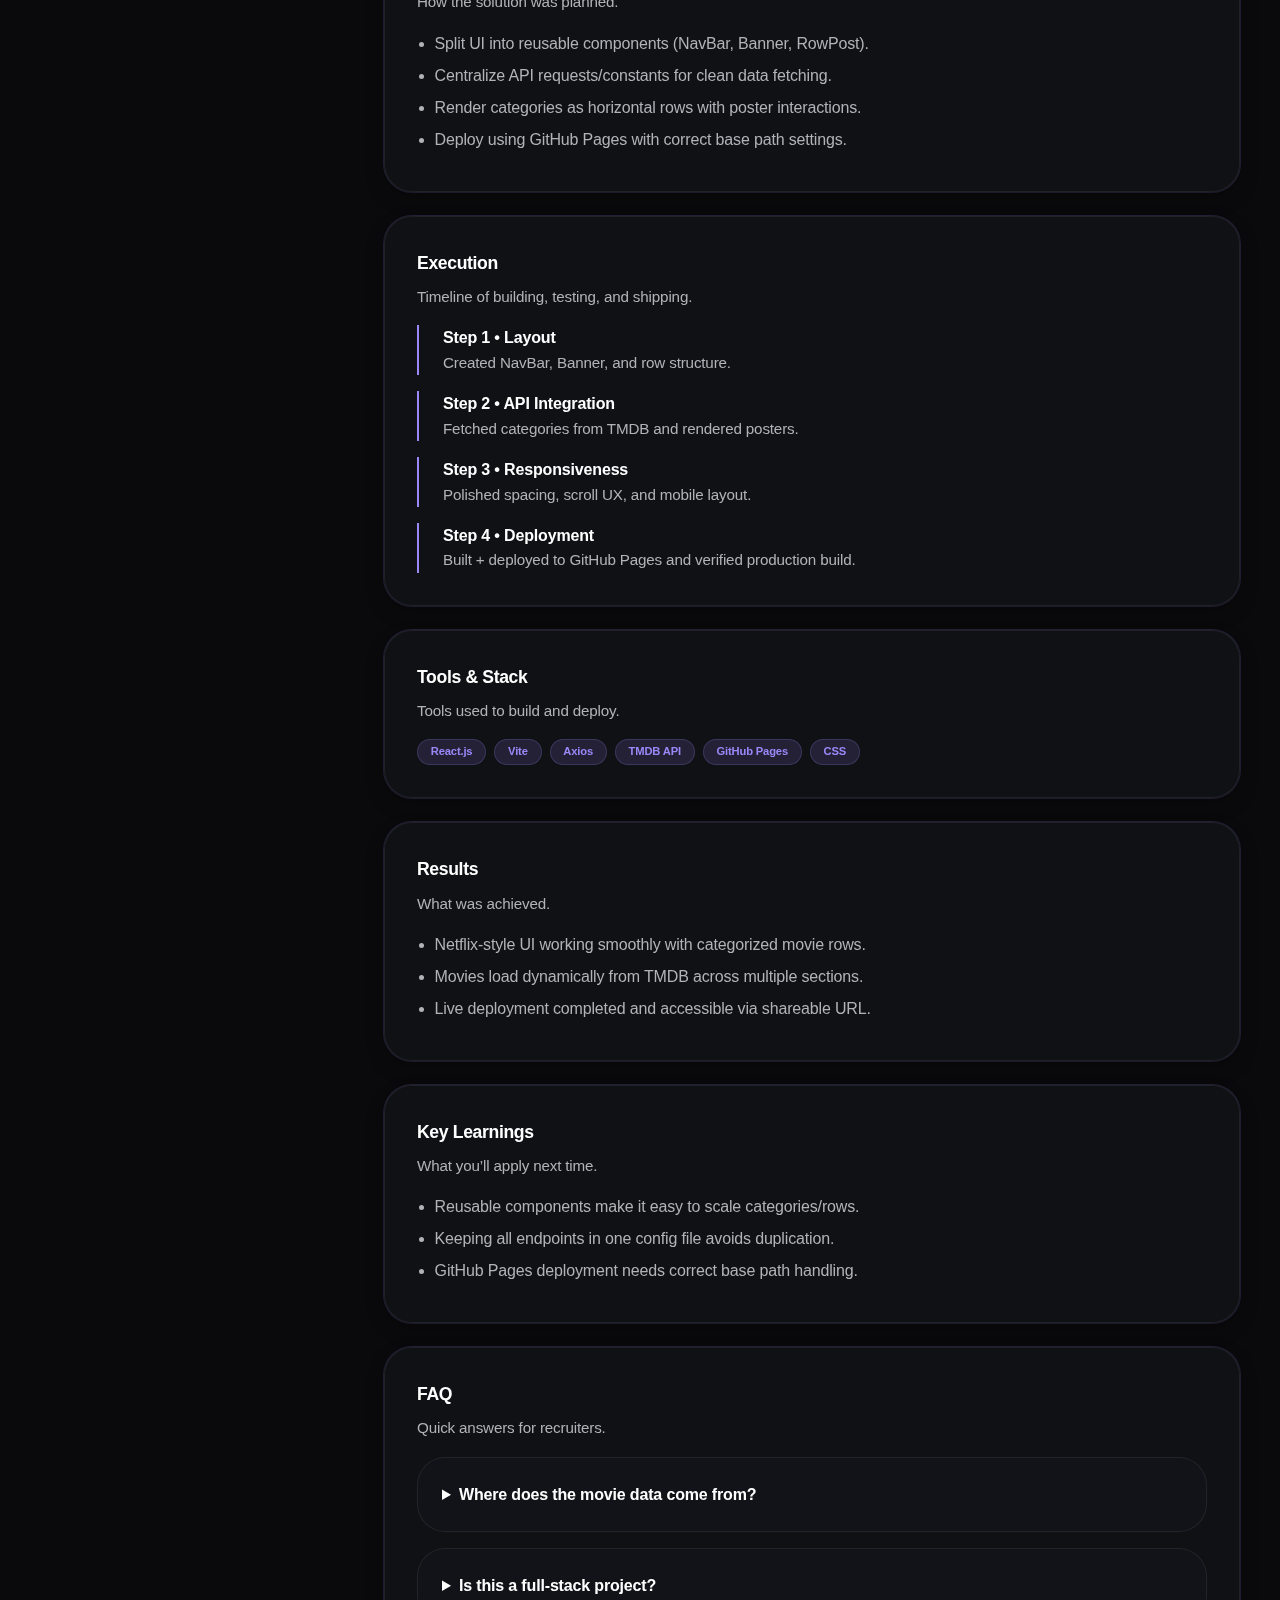
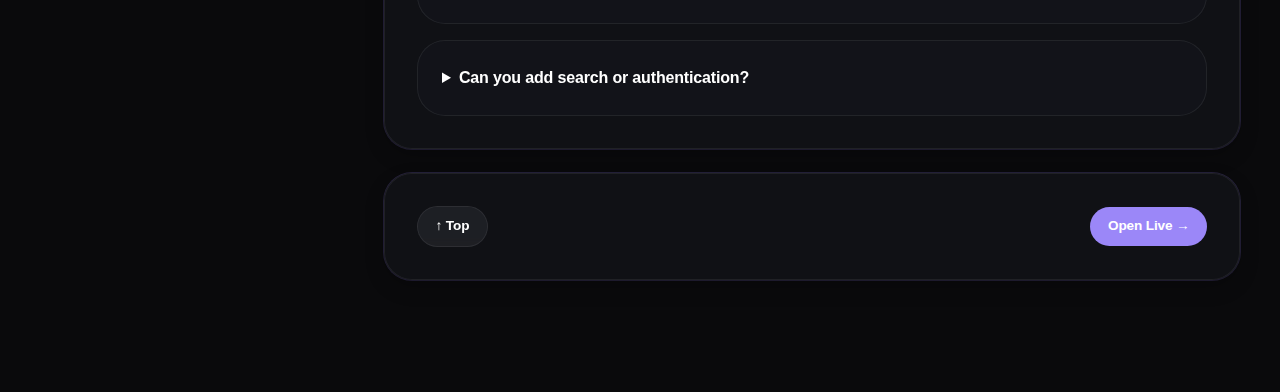
<file: netflix.html>
<!DOCTYPE html>
<html lang="en" data-theme="dark">
<head>
  <meta charset="UTF-8" />
  <meta name="viewport" content="width=device-width, initial-scale=1.0" />
  <title>Case Study • Netflix Clone</title>
  <meta name="description" content="A responsive Netflix clone built with React + TMDB API, deployed on GitHub Pages." />

  <!-- ✅ External CSS -->
  <link rel="stylesheet" href="project.css" />
</head>

<body>
  <div class="gradient-bg" aria-hidden="true"></div>

  <script>
    const CASE = {
      projectName: "Netflix Clone (React + TMDB)",
      role: "Frontend • React.js",
      type: "Personal Project",
      duration: "3–7 Days",
      year: "2026",
      overview:
        "A responsive Netflix clone built with React.js that fetches real-time movie data from the TMDB API. Includes categorized rows, dynamic banners, and a clean component structure. Deployed on GitHub Pages.",
      links: {
        backToPortfolio: "index.html",
        live: "https://aaswne.github.io/Netflix-Clone/",
        repo: "" // add GitHub repo link if you want
      },
      stats: [
        { label: "API", value: "TMDB" },
        { label: "Framework", value: "React" },
        { label: "Build", value: "Vite" },
        { label: "Deploy", value: "GitHub Pages" }
      ],
      problem: [
        "Build a Netflix-like UI that feels smooth on all devices.",
        "Fetch real-time movie data and render multiple categories efficiently.",
        "Keep code organized with reusable components and clean API handling."
      ],
      goals: [
        "Responsive layout (mobile, tablet, desktop)",
        "Real-time movie data using TMDB API",
        "Reusable component architecture",
        "Deploy a live link using GitHub Pages"
      ],
      strategy: [
        "Split UI into reusable components (NavBar, Banner, RowPost).",
        "Centralize API requests/constants for clean data fetching.",
        "Render categories as horizontal rows with poster interactions.",
        "Deploy using GitHub Pages with correct base path settings."
      ],
      timeline: [
        { title: "Step 1 • Layout", desc: "Created NavBar, Banner, and row structure." },
        { title: "Step 2 • API Integration", desc: "Fetched categories from TMDB and rendered posters." },
        { title: "Step 3 • Responsiveness", desc: "Polished spacing, scroll UX, and mobile layout." },
        { title: "Step 4 • Deployment", desc: "Built + deployed to GitHub Pages and verified production build." }
      ],
      tools: ["React.js", "Vite", "Axios", "TMDB API", "GitHub Pages", "CSS"],
      results: [
        "Netflix-style UI working smoothly with categorized movie rows.",
        "Movies load dynamically from TMDB across multiple sections.",
        "Live deployment completed and accessible via shareable URL."
      ],
      learnings: [
        "Reusable components make it easy to scale categories/rows.",
        "Keeping all endpoints in one config file avoids duplication.",
        "GitHub Pages deployment needs correct base path handling."
      ],
      faq: [
        { q: "Where does the movie data come from?", a: "From the TMDB API (The Movie Database). The app fetches real-time movie lists per category." },
        { q: "Is this a full-stack project?", a: "This is mainly frontend + API integration. The backend is TMDB, which provides the data." },
        { q: "Can you add search or authentication?", a: "Yes. Search can be added using TMDB search endpoints. Auth can be added using Firebase/Auth0." }
      ]
    };
  </script>

  <!-- NAV -->
  <nav>
    <div class="container nav-container">
      <div class="logo" id="logoText">Case Study</div>

      <div class="nav-actions">
        <a class="btn" id="backBtn" href="index.html">← Back</a>
        <a class="btn btn-primary" id="liveBtn" href="#" target="_blank" rel="noopener" style="display:none;">Live</a>
        <a class="btn" id="repoBtn" href="#" target="_blank" rel="noopener" style="display:none;">Repo</a>
        <button class="theme-toggle" id="themeBtn" type="button">Theme</button>
      </div>
    </div>
  </nav>

  <main class="container">
    <div class="page">
      <!-- HERO -->
      <section class="bento-card hero" id="top">
        <div class="meta-row">
          <span class="chip" id="chipRole"></span>
          <span class="chip" id="chipType"></span>
          <span class="chip" id="chipDuration"></span>
          <span class="chip" id="chipYear"></span>
        </div>

        <div>
          <h1 id="title"></h1>
          <p id="overview"></p>

          <div class="cta-group">
            <a class="btn btn-primary" href="#results">See Results</a>
            <a class="btn" href="#strategy">Strategy</a>
            <a class="btn" href="#execution">Execution</a>
          </div>

          <div class="stats-grid" id="stats"></div>
        </div>

        <div class="bento-card toc-mobile">
          <select id="tocSelect" aria-label="Jump to section">
            <option value="#overview-section">Overview</option>
            <option value="#problem">Problem</option>
            <option value="#goals">Goals</option>
            <option value="#strategy">Strategy</option>
            <option value="#execution">Execution</option>
            <option value="#tools">Tools</option>
            <option value="#results">Results</option>
            <option value="#learnings">Learnings</option>
            <option value="#faq">FAQ</option>
          </select>
        </div>
      </section>

      <!-- LAYOUT -->
      <section class="layout">
        <!-- DESKTOP TOC -->
        <aside class="bento-card toc" aria-label="Table of contents">
          <h3>On this page</h3>
          <a href="#overview-section" class="toc-link">Overview</a>
          <a href="#problem" class="toc-link">Problem</a>
          <a href="#goals" class="toc-link">Goals</a>
          <a href="#strategy" class="toc-link">Strategy</a>
          <a href="#execution" class="toc-link">Execution</a>
          <a href="#tools" class="toc-link">Tools</a>
          <a href="#results" class="toc-link">Results</a>
          <a href="#learnings" class="toc-link">Learnings</a>
          <a href="#faq" class="toc-link">FAQ</a>
        </aside>

        <!-- CONTENT -->
        <div style="display:grid; gap: var(--space-3);">
          <div class="bento-card block" id="overview-section">
            <h2>Overview</h2>
            <p class="sub">Summary of the UI build, TMDB API integration, and deployment setup.</p>
            <div class="two">
              <div>
                <b>What I built</b>
                <ul class="list" style="margin-top: var(--space-2);">
                  <li>Netflix-style UI (NavBar + Banner + category rows)</li>
                  <li>TMDB API integration for real-time movie lists</li>
                  <li>Responsive layout across devices</li>
                  <li>Deployed live on GitHub Pages</li>
                </ul>
              </div>
              <div>
                <b>Tools</b>
                <div class="tagrow" id="toolTags"></div>
              </div>
            </div>
          </div>

          <div class="bento-card block" id="problem">
            <h2>The Problem</h2>
            <p class="sub">Challenges and requirements.</p>
            <ul class="list" id="problemList"></ul>
          </div>

          <div class="bento-card block" id="goals">
            <h2>Goals</h2>
            <p class="sub">What “done well” looks like.</p>
            <ul class="list" id="goalsList"></ul>
          </div>

          <div class="bento-card block" id="strategy">
            <h2>Strategy</h2>
            <p class="sub">How the solution was planned.</p>
            <ul class="list" id="strategyList"></ul>
          </div>

          <div class="bento-card block" id="execution">
            <h2>Execution</h2>
            <p class="sub">Timeline of building, testing, and shipping.</p>
            <div class="timeline" id="timeline"></div>
          </div>

          <div class="bento-card block" id="tools">
            <h2>Tools & Stack</h2>
            <p class="sub">Tools used to build and deploy.</p>
            <div class="tagrow" id="toolsRow"></div>
          </div>

          <div class="bento-card block" id="results">
            <h2>Results</h2>
            <p class="sub">What was achieved.</p>
            <ul class="list" id="resultsList"></ul>
          </div>

          <div class="bento-card block" id="learnings">
            <h2>Key Learnings</h2>
            <p class="sub">What you’ll apply next time.</p>
            <ul class="list" id="learningsList"></ul>
          </div>

         

          <div class="bento-card block" id="faq">
            <h2>FAQ</h2>
            <p class="sub">Quick answers for recruiters.</p>
            <div id="faqWrap"></div>
          </div>

          <div class="bento-card navfoot">
            <a class="btn" href="#top">↑ Top</a>
            <a class="btn btn-primary" id="openLive2" href="#" target="_blank" rel="noopener">Open Live →</a>
          </div>
        </div>
      </section>
    </div>
  </main>

  <script>
    const $ = (s) => document.querySelector(s);

    // Fill top
    $("#logoText").textContent = CASE.projectName;
    $("#title").textContent = CASE.projectName;
    $("#overview").textContent = CASE.overview;

    $("#chipRole").textContent = CASE.role;
    $("#chipType").textContent = CASE.type;
    $("#chipDuration").textContent = `Duration: ${CASE.duration}`;
    $("#chipYear").textContent = `Year: ${CASE.year}`;

    $("#backBtn").href = CASE.links.backToPortfolio || "index.html";

    if (CASE.links.live) {
      $("#liveBtn").style.display = "inline-flex";
      $("#liveBtn").href = CASE.links.live;
      $("#openLive2").href = CASE.links.live;
    } else {
      $("#openLive2").style.display = "none";
    }

    if (CASE.links.repo) {
      $("#repoBtn").style.display = "inline-flex";
      $("#repoBtn").href = CASE.links.repo;
    }

    // Stats
    const statsWrap = $("#stats");
    CASE.stats.forEach((s) => {
      const div = document.createElement("div");
      div.className = "stat";
      div.innerHTML = `<b>${s.value}</b><span>${s.label}</span>`;
      statsWrap.appendChild(div);
    });

    // Lists
    const fillList = (id, arr) => {
      const ul = $(id);
      ul.innerHTML = "";
      arr.forEach((t) => {
        const li = document.createElement("li");
        li.textContent = t;
        ul.appendChild(li);
      });
    };

    fillList("#problemList", CASE.problem);
    fillList("#goalsList", CASE.goals);
    fillList("#strategyList", CASE.strategy);
    fillList("#resultsList", CASE.results);
    fillList("#learningsList", CASE.learnings);

    // Timeline
    const tl = $("#timeline");
    tl.innerHTML = "";
    CASE.timeline.forEach((x) => {
      const row = document.createElement("div");
      row.className = "timeline-item";
      row.innerHTML = `<div><b>${x.title}</b><p>${x.desc}</p></div>`;
      tl.appendChild(row);
    });

    // Tags
    const toolTags = $("#toolTags");
    const toolsRow = $("#toolsRow");
    CASE.tools.forEach((t, i) => {
      const tag = document.createElement("span");
      tag.className = "tag";
      tag.textContent = t;
      toolsRow.appendChild(tag);

      if (i < 4) {
        const tag2 = document.createElement("span");
        tag2.className = "tag";
        tag2.textContent = t;
        toolTags.appendChild(tag2);
      }
    });

    // FAQ
    const fw = $("#faqWrap");
    CASE.faq.forEach((f) => {
      const d = document.createElement("details");
      d.innerHTML = `<summary>${f.q}</summary><p>${f.a}</p>`;
      fw.appendChild(d);
    });

    // Mobile TOC
    $("#tocSelect").addEventListener("change", (e) => {
      if (e.target.value) location.hash = e.target.value;
    });

    // Theme toggle (same key across your site)
    const THEME_KEY = "aswin_portfolio_theme";
    const root = document.documentElement;

    const applyTheme = (theme) => {
      root.setAttribute("data-theme", theme);
      $("#themeBtn").textContent = theme === "light" ? "Dark" : "Light";
    };

    const saved = localStorage.getItem(THEME_KEY);
    if (saved === "light" || saved === "dark") applyTheme(saved);
    else applyTheme(root.getAttribute("data-theme") || "dark");

    $("#themeBtn").addEventListener("click", () => {
      const current = root.getAttribute("data-theme") || "dark";
      const next = current === "dark" ? "light" : "dark";
      localStorage.setItem(THEME_KEY, next);
      applyTheme(next);
    });

    // TOC active state
    const tocLinks = Array.from(document.querySelectorAll(".toc-link"));
    const sections = tocLinks.map(a => document.querySelector(a.getAttribute("href"))).filter(Boolean);

    const onScroll = () => {
      const y = window.scrollY + 140;
      let activeId = sections[0]?.id;

      for (const sec of sections) {
        if (sec.offsetTop <= y) activeId = sec.id;
      }

      tocLinks.forEach(a => {
        const id = a.getAttribute("href").replace("#", "");
        a.classList.toggle("active", id === activeId);
      });
    };

    window.addEventListener("scroll", onScroll, { passive: true });
    onScroll();
  </script>
</body>
</html>
</file>
<file: project.css>
/* -------------------------------
   MATCHES YOUR PORTFOLIO THEME
   8px SPACE SYSTEM · PREMIUM UI
-------------------------------- */
* { margin: 0; padding: 0; box-sizing: border-box; }

:root {
  --space-1: 0.5rem;
  --space-2: 1rem;
  --space-3: 1.5rem;
  --space-4: 2rem;
  --space-5: 2.5rem;
  --space-6: 3rem;
  --space-7: 4rem;
  --space-8: 5rem;

  --radius-lg: 1.75rem;
  --radius-md: 1.25rem;
  --radius-sm: 0.75rem;

  --transition: all 0.3s cubic-bezier(0.2, 0, 0, 1);
  --shadow-sm: 0 8px 20px rgba(0, 0, 0, 0.2), 0 2px 4px rgba(0, 0, 0, 0.1);
  --shadow-md: 0 16px 32px -8px rgba(0, 0, 0, 0.3);
  --shadow-lg: 0 24px 48px -12px rgba(0, 0, 0, 0.4);
  --border-subtle: 1px solid rgba(255, 255, 255, 0.06);
}

[data-theme="dark"] {
  --bg-primary: #0a0a0c;
  --bg-secondary: #111216;
  --bg-card: rgba(18, 20, 25, 0.7);
  --bg-card-solid: #14171c;
  --bg-nav: rgba(10, 10, 12, 0.85);

  --text-primary: #ffffff;
  --text-secondary: #b0b3b8;
  --text-tertiary: #7e828a;

  --accent: #9b87f8;
  --accent-soft: rgba(155, 135, 248, 0.15);

  --border-color: rgba(255, 255, 255, 0.07);
  --chip-bg: rgba(255, 255, 255, 0.05);
  --shadow-color: rgba(0, 0, 0, 0.6);

  --noise-opacity: 0.02;
  --glow: 0 0 0 1px rgba(155, 135, 248, 0.2);
}

[data-theme="light"] {
  --bg-primary: #f5f7fa;
  --bg-secondary: #ffffff;
  --bg-card: rgba(255, 255, 255, 0.7);
  --bg-card-solid: #ffffff;
  --bg-nav: rgba(255, 255, 255, 0.8);

  --text-primary: #0b0c0e;
  --text-secondary: #2e3238;
  --text-tertiary: #5b5f66;

  --accent: #6b4ee0;
  --accent-soft: rgba(107, 78, 224, 0.08);

  --border-color: rgba(0, 0, 0, 0.06);
  --chip-bg: rgba(0, 0, 0, 0.04);
  --shadow-color: rgba(0, 0, 0, 0.05);

  --noise-opacity: 0.025;
  --glow: 0 0 0 1px rgba(107, 78, 224, 0.15);
}

html { scroll-behavior: smooth; }

body {
  font-family: 'Plus Jakarta Sans', 'Inter', -apple-system, BlinkMacSystemFont, sans-serif;
  background-color: var(--bg-primary);
  color: var(--text-primary);
  line-height: 1.6;
  font-weight: 400;
  font-size: 1rem;
  letter-spacing: -0.01em;
  transition: background-color 0.2s, color 0.2s;
  position: relative;
}

/* soft noise overlay (same as your site) */
body::before {
  content: "";
  position: fixed;
  background-image: url('data:image/svg+xml,<svg viewBox="0 0 200 200" xmlns="http://www.w3.org/2000/svg"><filter id="noise"><feTurbulence type="fractalNoise" baseFrequency="0.65" numOctaves="3" stitchTiles="stitch"/></filter><rect width="100%" height="100%" filter="url(%23noise)" opacity="0.04"/></svg>');
  opacity: var(--noise-opacity);
  pointer-events: none;
  z-index: 1000;
  mix-blend-mode: overlay;
  inset: 0;
}

.gradient-bg {
  position: fixed;
  background: radial-gradient(circle at 80% 20%, rgba(155, 135, 248, 0.05) 0%, transparent 50%),
              radial-gradient(circle at 20% 80%, rgba(155, 135, 248, 0.03) 0%, transparent 50%);
  pointer-events: none;
  z-index: -1;
  inset: 0;
}

.container {
  width: 100%;
  max-width: 1280px;
  margin: 0 auto;
  padding: 0 var(--space-3);
}

section { padding: var(--space-5) 0; }

/* NAV (same style) */
nav {
  position: sticky;
  top: 0;
  backdrop-filter: blur(12px);
  -webkit-backdrop-filter: blur(12px);
  background-color: var(--bg-nav);
  border-bottom: var(--border-subtle);
  z-index: 100;
  padding: var(--space-2) 0;
  transition: var(--transition);
}

.nav-container {
  display: flex;
  justify-content: space-between;
  align-items: center;
  gap: var(--space-2);
}

.logo {
  font-weight: 700;
  font-size: 1.125rem;
  letter-spacing: -0.02em;
  background: var(--accent);
  -webkit-background-clip: text;
  -webkit-text-fill-color: transparent;
  background-clip: text;
  white-space: nowrap;
}

.nav-actions {
  display: flex;
  gap: var(--space-2);
  flex-wrap: wrap;
  align-items: center;
  justify-content: flex-end;
}

.theme-toggle, .btn {
  background: var(--chip-bg);
  border: var(--border-subtle);
  border-radius: 40px;
  padding: 0.55rem 1.1rem;
  color: var(--text-primary);
  font-weight: 600;
  font-size: 0.85rem;
  cursor: pointer;
  backdrop-filter: blur(4px);
  transition: var(--transition);
  white-space: nowrap;
  text-decoration: none;
  display: inline-flex;
  align-items: center;
  gap: 8px;
  border: 1px solid var(--border-color);
}

.btn-primary {
  background: var(--accent);
  color: white;
  border: none;
}

.btn:hover {
  transform: scale(0.98);
  box-shadow: var(--shadow-md);
}
.theme-toggle:hover { background: var(--accent-soft); }

/* CARDS */
.bento-card {
  background: var(--bg-card);
  backdrop-filter: blur(10px);
  -webkit-backdrop-filter: blur(10px);
  border-radius: var(--radius-lg);
  padding: var(--space-4);
  box-shadow: var(--shadow-sm), var(--glow);
  border: 1px solid var(--border-color);
}

.content-grid{
  display: flex;
  flex-direction: column;
  gap: calc(10px);
}

.chip {
  display: inline-block;
  background: var(--chip-bg);
  padding: 0.35rem 1rem;
  border-radius: 40px;
  font-size: 0.75rem;
  font-weight: 600;
  letter-spacing: -0.01em;
  color: var(--text-secondary);
  border: 1px solid var(--border-color);
  white-space: nowrap;
}

/* PAGE LAYOUT */
.page {
  display: grid;
  grid-template-columns: 1fr;
  gap: var(--space-3);
  padding: var(--space-4) 0 var(--space-6);
}

.hero {
  display: flex;
  flex-direction: column;
  gap: var(--space-3);
}

.hero h1 {
  font-size: clamp(2.2rem, 8vw, 4rem);
  font-weight: 800;
  letter-spacing: -0.03em;
  line-height: 1.1;
  margin-bottom: var(--space-1);
}

.hero p {
  font-size: 1.1rem;
  color: var(--text-secondary);
  margin-bottom: var(--space-2);
}

.meta-row {
  display: flex;
  gap: 0.6rem;
  flex-wrap: wrap;
  align-items: center;
}

.cta-group {
  display: flex;
  gap: var(--space-2);
  flex-wrap: wrap;
  align-items: center;
  margin-top: var(--space-1);
}

.stats-grid {
  display: grid;
  grid-template-columns: 1fr;
  gap: var(--space-2);
  margin-top: var(--space-2);
}

.stat {
  padding: var(--space-3);
  border-radius: var(--radius-md);
  border: 1px solid var(--border-color);
  background: var(--chip-bg);
}
.stat b { display: block; font-size: 1.1rem; letter-spacing: -0.02em; }
.stat span { color: var(--text-tertiary); font-size: 0.85rem; }

/* CONTENT + TOC */
.layout {
  display: grid;
  grid-template-columns: 1fr;
  gap: var(--space-3);
  align-items: start;
}

.toc {
  display: none;
  position: sticky;
  top: 90px;
  padding: var(--space-3);
}

.toc h3 {
  font-size: 0.8rem;
  color: var(--text-tertiary);
  letter-spacing: 0.08em;
  text-transform: uppercase;
  margin-bottom: var(--space-2);
}

.toc a {
  display: block;
  padding: 0.65rem 0.9rem;
  border-radius: 16px;
  color: var(--text-secondary);
  border: 1px solid transparent;
  transition: var(--transition);
  margin-bottom: 0.35rem;
  text-decoration: none;
}
.toc a:hover {
  color: var(--text-primary);
  background: var(--accent-soft);
  border-color: rgba(155,135,248,0.22);
}
.toc a.active {
  color: var(--text-primary);
  background: var(--accent-soft);
  border-color: rgba(155,135,248,0.32);
}

.toc-mobile {
  padding: var(--space-3);
}
.toc-mobile select {
  width: 100%;
  padding: 0.75rem 1rem;
  border-radius: 40px;
  border: 1px solid var(--border-color);
  background: var(--bg-card);
  color: var(--text-primary);
  outline: none;
  backdrop-filter: blur(10px);
}

.block h2 {
  font-size: 1.1rem;
  letter-spacing: -0.02em;
  margin-bottom: var(--space-1);
}
.sub {
  color: var(--text-secondary);
  font-size: 0.95rem;
  margin-bottom: var(--space-2);
}

.two {
  display: grid;
  grid-template-columns: 1fr;
  gap: var(--space-3);
}

.list { padding-left: 1.1rem; color: var(--text-secondary); }
.list li { margin: 0.4rem 0; }

.tagrow { display: flex; flex-wrap: wrap; gap: 0.5rem; margin-top: var(--space-2); }
.tag {
  background: var(--accent-soft);
  padding: 0.2rem 0.8rem;
  border-radius: 30px;
  font-size: 0.7rem;
  font-weight: 600;
  color: var(--accent);
  border: 1px solid rgba(155,135,248,0.2);
  white-space: nowrap;
}

.timeline {
  display: grid;
  gap: var(--space-2);
  margin-top: var(--space-2);
}

.timeline-item {
  display: flex;
  gap: var(--space-2);
  border-left: 2px solid var(--accent);
  padding-left: var(--space-3);
}
.timeline-item b { display:block; }
.timeline-item p { color: var(--text-secondary); font-size: 0.95rem; }

details {
  border: 1px solid var(--border-color);
  border-radius: var(--radius-lg);
  padding: var(--space-3);
  background: var(--bg-card);
  backdrop-filter: blur(10px);
}
details + details { margin-top: var(--space-2); }
summary { cursor: pointer; font-weight: 700; }
details p { margin-top: var(--space-2); color: var(--text-secondary); }

.navfoot {
  display: flex;
  justify-content: space-between;
  gap: var(--space-2);
  flex-wrap: wrap;
  align-items: center;
}

/* TABLET */
@media (min-width: 640px) {
  .container { padding: 0 var(--space-4); }
  .stats-grid { grid-template-columns: repeat(2, 1fr); }
  .two { grid-template-columns: 1fr 1fr; }
}

/* DESKTOP */
@media (min-width: 1024px) {
  .container { padding: 0 var(--space-5); }
  section { padding: var(--space-7) 0; }
  .layout { grid-template-columns: 320px 1fr; }
  .toc { display: block; }
  .toc-mobile { display: none; }
  .stats-grid { grid-template-columns: repeat(4, 1fr); }
}

/* ✅ MOBILE NAV FIX (CENTER + SMALL HEIGHT + NO OVERFLOW) */
@media (max-width: 640px) {
  nav {
    padding: 0.5rem 0;              /* reduce navbar height */
  }

  .nav-container {
    flex-direction: column;         /* stack logo + actions */
    justify-content: center;
    align-items: center;
    gap: 0.5rem;
  }

  .logo {
    text-align: center;
  }

  .nav-actions {
    width: 100%;
    justify-content: center;        /* center buttons */
    gap: 0.5rem;
    flex-wrap: wrap;                /* allow wrapping */
  }

  .btn,
  .theme-toggle {
    padding: 0.45rem 0.9rem;        /* smaller buttons */
    font-size: 0.8rem;
  }

  /* prevent any accidental horizontal scroll */
  body { overflow-x: hidden; }
}
</file>
<file: style.css>
/* -------------------------------
       GLOBAL RESET + 8px SPACE SYSTEM
       FULLY RESPONSIVE · MOBILE FIRST
    ------------------------------- */
    * {
      margin: 0;
      padding: 0;
      box-sizing: border-box;
    }

    :root {
      --space-1: 0.5rem;    /* 8px  */
      --space-2: 1rem;      /* 16px */
      --space-3: 1.5rem;    /* 24px */
      --space-4: 2rem;      /* 32px */
      --space-5: 2.5rem;    /* 40px */
      --space-6: 3rem;      /* 48px */
      --space-7: 4rem;      /* 64px */
      --space-8: 5rem;      /* 80px */
      
      --radius-lg: 1.75rem; /* big rounded corners */
      --radius-md: 1.25rem;
      --radius-sm: 0.75rem;
      
      --transition: all 0.3s cubic-bezier(0.2, 0, 0, 1);
      --shadow-sm: 0 8px 20px rgba(0, 0, 0, 0.2), 0 2px 4px rgba(0, 0, 0, 0.1);
      --shadow-md: 0 16px 32px -8px rgba(0, 0, 0, 0.3);
      --shadow-lg: 0 24px 48px -12px rgba(0, 0, 0, 0.4);
      --border-subtle: 1px solid rgba(255, 255, 255, 0.06);
    }

    /* DARK (default) — expensive dark theme */
    [data-theme="dark"] {
      --bg-primary: #0a0a0c;
      --bg-secondary: #111216;
      --bg-card: rgba(18, 20, 25, 0.7);
      --bg-card-solid: #14171c;
      --bg-nav: rgba(10, 10, 12, 0.85);
      --text-primary: #ffffff;
      --text-secondary: #b0b3b8;
      --text-tertiary: #7e828a;
      --accent: #9b87f8;
      --accent-soft: rgba(155, 135, 248, 0.15);
      --border-color: rgba(255, 255, 255, 0.07);
      --chip-bg: rgba(255, 255, 255, 0.05);
      --shadow-color: rgba(0, 0, 0, 0.6);
      --noise-opacity: 0.02;
      --glow: 0 0 0 1px rgba(155, 135, 248, 0.2);
    }

    /* LIGHT mode — still premium, low contrast */
    [data-theme="light"] {
      --bg-primary: #f5f7fa;
      --bg-secondary: #ffffff;
      --bg-card: rgba(255, 255, 255, 0.7);
      --bg-card-solid: #ffffff;
      --bg-nav: rgba(255, 255, 255, 0.8);
      --text-primary: #0b0c0e;
      --text-secondary: #2e3238;
      --text-tertiary: #5b5f66;
      --accent: #6b4ee0;
      --accent-soft: rgba(107, 78, 224, 0.08);
      --border-color: rgba(0, 0, 0, 0.06);
      --chip-bg: rgba(0, 0, 0, 0.04);
      --shadow-color: rgba(0, 0, 0, 0.05);
      --noise-opacity: 0.025;
      --glow: 0 0 0 1px rgba(107, 78, 224, 0.15);
    }

    html {
      scroll-behavior: smooth;
    }

    body {
      font-family: 'Plus Jakarta Sans', 'Inter', -apple-system, BlinkMacSystemFont, sans-serif;
      background-color: var(--bg-primary);
      color: var(--text-primary);
      line-height: 1.6;
      font-weight: 400;
      font-size: 1rem;
      letter-spacing: -0.01em;
      transition: background-color 0.2s, color 0.2s;
      position: relative;
    }

    /* soft noise overlay */
    body::before {
      content: "";
      position: fixed;
      background-image: url('data:image/svg+xml,<svg viewBox="0 0 200 200" xmlns="http://www.w3.org/2000/svg"><filter id="noise"><feTurbulence type="fractalNoise" baseFrequency="0.65" numOctaves="3" stitchTiles="stitch"/></filter><rect width="100%" height="100%" filter="url(%23noise)" opacity="0.04"/></svg>');
      opacity: var(--noise-opacity);
      pointer-events: none;
      z-index: 1000;
      mix-blend-mode: overlay;
      inset: 0;
    }

    .gradient-bg {
      position: fixed;
    
      background: radial-gradient(circle at 80% 20%, rgba(155, 135, 248, 0.05) 0%, transparent 50%),
                  radial-gradient(circle at 20% 80%, rgba(155, 135, 248, 0.03) 0%, transparent 50%);
      pointer-events: none;
      z-index: -1;
    }

    /* container - mobile first padding */
    .container {
      width: 100%;
      max-width: 1280px;
      margin: 0 auto;
      padding: 0 var(--space-3);
    }

    /* mobile spacing */
    section {
      padding: var(--space-5) 0;
    }

    /* ----- sticky navbar ----- */
    nav {
      position: sticky;
      top: 0;
      backdrop-filter: blur(12px);
      -webkit-backdrop-filter: blur(12px);
      background-color: var(--bg-nav);
      border-bottom: var(--border-subtle);
      z-index: 100;
      padding: var(--space-2) 0;
      transition: var(--transition);
    }

    .nav-container {
      display: flex;
      justify-content: space-between;
      align-items: center;
    }

    .logo {
      font-weight: 700;
      font-size: 1.125rem;
      letter-spacing: -0.02em;
      background: var(--accent);
      -webkit-background-clip: text;
      -webkit-text-fill-color: transparent;
      background-clip: text;
      white-space: nowrap;
    }

    .nav-links {
      display: none; /* hidden on mobile, keep UI clean */
    }

    .theme-toggle {
      background: var(--chip-bg);
      border: var(--border-subtle);
      border-radius: 40px;
      padding: 0.35rem 1rem;
      color: var(--text-primary);
      font-weight: 600;
      font-size: 0.8rem;
      cursor: pointer;
      backdrop-filter: blur(4px);
      transition: var(--transition);
      white-space: nowrap;
    }

    /* ----- cards & bento grid - MOBILE FIRST------ */
    .bento-grid {
      display: grid;
      grid-template-columns: 1fr;
      gap: var(--space-3);
      margin-top: var(--space-3);
    }

    .bento-card {
      background: var(--bg-card);
      backdrop-filter: blur(10px);
      -webkit-backdrop-filter: blur(10px);
      border: var(--border-subtle);
      border-radius: var(--radius-lg);
      padding: var(--space-4);
      box-shadow: var(--shadow-sm), var(--glow);
      transition: var(--transition);
      display: flex;
      flex-direction: column;
      border: 1px solid var(--border-color);
    }

    .chip {
      display: inline-block;
      background: var(--chip-bg);
      padding: 0.35rem 1rem;
      border-radius: 40px;
      font-size: 0.75rem;
      font-weight: 600;
      letter-spacing: -0.01em;
      color: var(--text-secondary);
      border: 1px solid var(--border-color);
      white-space: nowrap;
    }

    .available {
      background: rgba(52, 199, 89, 0.1);
      color: #34c759;
      border-color: rgba(52, 199, 89, 0.2);
    }

    /* hero section - mobile perfect */
    .hero {
      display: flex;
      flex-direction: column;
      align-items: flex-start;
      gap: var(--space-3);
    }

    .hero-left h1 {
      font-size: clamp(2.2rem, 8vw, 4rem);
      font-weight: 800;
      letter-spacing: -0.03em;
      line-height: 1.1;
      margin-bottom: var(--space-1);
    }

    .hero-bio {
      font-size: 1.1rem;
      color: var(--text-secondary);
      margin-bottom: var(--space-2);
    }

    .cta-group {
      display: flex;
      gap: var(--space-2);
      margin-top: var(--space-1);
      flex-wrap: wrap;
      align-items: center;
    }

    .btn {
      padding: 0.75rem 1.75rem;
      border-radius: 40px;
      border: none;
      font-weight: 600;
      font-size: 0.9rem;
      background: var(--bg-card-solid);
      color: var(--text-primary);
      border: 1px solid var(--border-color);
      transition: var(--transition);
      cursor: pointer;
      text-decoration: none;
      display: inline-flex;
      align-items: center;
      backdrop-filter: blur(8px);
    }

    .btn-primary {
      background: var(--accent);
      color: white;
      border: none;
    }

    /* projects grid - mobile single column */
    .projects-grid {
      display: grid;
      grid-template-columns: 1fr;
      gap: var(--space-3);
      margin-top: var(--space-3);
    }

    .project-card {
      background: var(--bg-card);
      backdrop-filter: blur(10px);
      border: var(--border-subtle);
      border-radius: var(--radius-lg);
      padding: var(--space-4);
      transition: var(--transition);
      display: flex;
      flex-direction: column;
      border: 1px solid var(--border-color);
      box-shadow: var(--shadow-sm);
    }

    .project-card.featured {
      background: radial-gradient(circle at top right, rgba(155,135,248,0.1), transparent);
      border-color: rgba(155,135,248,0.3);
    }

    .tech-tags {
      display: flex;
      flex-wrap: wrap;
      gap: 0.4rem;
      margin: var(--space-2) 0;
    }

    .tech-tag {
      background: var(--accent-soft);
      padding: 0.2rem 0.8rem;
      border-radius: 30px;
      font-size: 0.7rem;
      font-weight: 600;
      color: var(--accent);
      border: 1px solid rgba(155,135,248,0.2);
    }

    /* contact form */
    .form-group {
      margin-bottom: var(--space-3);
    }

    input, textarea {
      width: 100%;
      padding: var(--space-2) var(--space-3);
      background: var(--bg-card);
      border: 1px solid var(--border-color);
      border-radius: var(--radius-md);
      color: var(--text-primary);
      font-family: inherit;
      font-size: 1rem;
      transition: var(--transition);
    }

    /* filter section mobile */
    .filter-section {
      display: flex;
      flex-direction: column;
      align-items: stretch;
      gap: var(--space-2);
      margin-bottom: var(--space-4);
      width: 100%;
    }

    #projectSearch {
      width: 100% !important;
      background: var(--bg-card);
      border-radius: 40px;
    }

    .filter-chips-wrapper {
      display: flex;
      flex-wrap: wrap;
      gap: 0.5rem;
    }

    #sortProjects {
      width: auto;
      align-self: flex-start;
    }

    /* about section - mobile column */
    .about-grid {
      display: grid;
      grid-template-columns: 1fr;
      gap: var(--space-4);
    }

    .timeline-item {
      display: flex;
      gap: var(--space-2);
      margin-bottom: var(--space-3);
      border-left: 2px solid var(--accent);
      padding-left: var(--space-3);
    }

    /* contact grid mobile */
    .contact-grid {
      display: grid;
      grid-template-columns: 1fr;
      gap: var(--space-5);
    }

    /* fade-in */
    .fade-in {
      opacity: 0;
      transform: translateY(10px);
      transition: opacity 0.6s ease, transform 0.6s ease;
    }
    .fade-in.visible {
      opacity: 1;
      transform: translateY(0);
    }

    /* TABLET (min-width: 640px) */
    @media (min-width: 640px) {
      .container { padding: 0 var(--space-4); }
      .bento-grid { grid-template-columns: repeat(2, 1fr); }
      .projects-grid { grid-template-columns: repeat(2, 1fr); }
      .about-grid { grid-template-columns: 1fr 1fr; }
      .contact-grid { grid-template-columns: 1fr 1fr; }
      .filter-section { flex-direction: row; align-items: center; }
      #projectSearch { width: 240px !important; }
      .nav-links { display: flex; gap: var(--space-2); } /* show navbar */
      .nav-links a {
        text-decoration: none;
        color: var(--text-secondary);
        font-weight: 500;
        font-size: 0.9rem;
        padding: var(--space-1) 0;
        border-bottom: 2px solid transparent;
      }
    }

    /* DESKTOP (min-width: 1024px) */
    @media (min-width: 1024px) {
      .bento-grid { grid-template-columns: repeat(4, 1fr); }
      .project-card.featured { grid-column: span 2; }
      .container { padding: 0 var(--space-5); }
      section { padding: var(--space-7) 0; }
    }

    /* additional micro-animations */
    .btn:hover {
      transform: scale(0.98);
      box-shadow: var(--shadow-md);
    }
    a:hover { color: var(--accent); }
    .theme-toggle:hover { background: var(--accent-soft); }
    .bento-card:hover {
      background: var(--bg-card-solid);
      transform: translateY(-6px);
      box-shadow: var(--shadow-md);
      border-color: rgba(155, 135, 248, 0.3);
    }
    .filter-chip.active {
      background: var(--accent);
      color: white;
      border-color: var(--accent);
    }
    .error-msg { color: #ff6b6b; font-size: 0.75rem; }

  .spacer{
    height: 10vh;
  }
</file>
